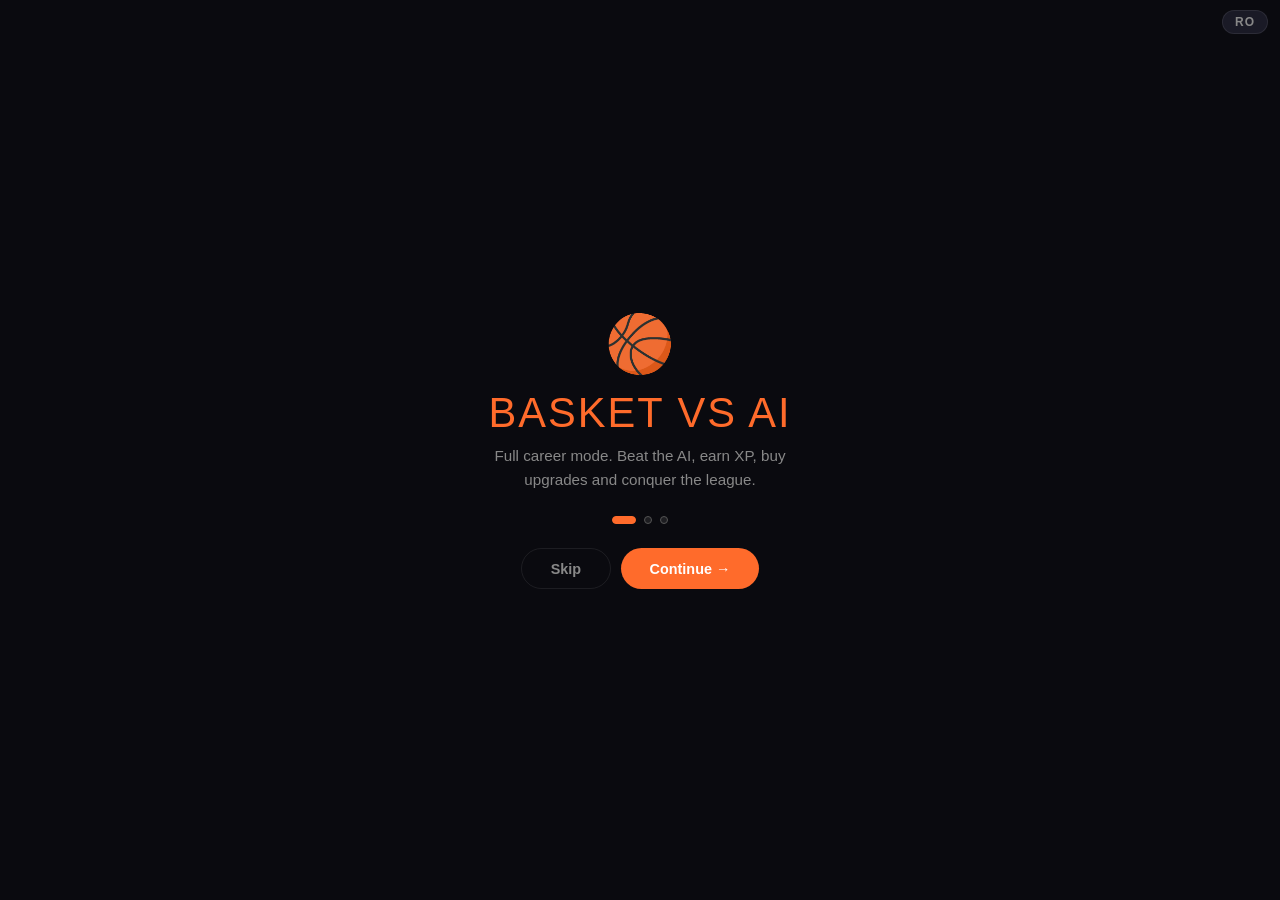
<file: index.html>
<!DOCTYPE html>
<html lang="en">
<head>
<meta charset="UTF-8">
<meta name="viewport" content="width=device-width, initial-scale=1.0, maximum-scale=1.0, user-scalable=no">
<meta name="theme-color" content="#0a0a0f">
<title>🏀 Basket vs AI — Career 3.0</title>
<style>
:root {
  --bg:#0a0a0f; --bg2:#12121a; --bg3:#1a1a26;
  --accent:#ff6b2b; --accent2:#ffb347; --gold:#ffd700;
  --green:#22c55e; --blue:#3b82f6;
  --text:#f0f0f0; --text2:#888; --text3:#555;
  --border:rgba(255,255,255,0.08); --radius:12px;
  --fd:'Bebas Neue',sans-serif; --fb:'DM Sans',sans-serif;
}
*{box-sizing:border-box;margin:0;padding:0;-webkit-tap-highlight-color:transparent}
html,body{width:100%;height:100%;overflow:hidden;background:var(--bg);color:var(--text);font-family:var(--fb)}
.screen{position:fixed;inset:0;display:flex;flex-direction:column;align-items:center;justify-content:center;opacity:0;pointer-events:none;transition:opacity .3s;overflow:hidden}
.screen.active{opacity:1;pointer-events:all}
/* LANG TOGGLE */
#lang-btn{position:fixed;top:10px;right:12px;z-index:300;background:var(--bg3);border:1px solid var(--border);color:var(--text2);padding:4px 12px;border-radius:20px;font-size:0.75rem;font-weight:700;cursor:pointer;font-family:var(--fb);letter-spacing:1px;transition:all .2s}
#lang-btn:hover{border-color:var(--accent);color:var(--accent)}
/* ONBOARD */
#screen-onboard{background:var(--bg)}
.ob-wrap{width:100%;max-width:420px;padding:2rem}
.ob-step{display:none;text-align:center;animation:fadeUp .4s ease}
.ob-step.active{display:block}
@keyframes fadeUp{from{opacity:0;transform:translateY(20px)}to{opacity:1;transform:translateY(0)}}
.ob-icon{font-size:3.5rem;margin-bottom:.75rem;display:block}
.ob-title{font-family:var(--fd);font-size:2.6rem;color:var(--accent);letter-spacing:2px;margin-bottom:.4rem}
.ob-sub{font-size:.95rem;color:var(--text2);line-height:1.6;margin-bottom:1.5rem}
.ob-dots{display:flex;gap:8px;justify-content:center;margin-bottom:1.5rem}
.ob-dot{width:8px;height:8px;border-radius:50%;background:var(--border);border:1px solid var(--text3);transition:all .3s}
.ob-dot.active{background:var(--accent);border-color:var(--accent);width:24px;border-radius:4px}
.btn{display:inline-flex;align-items:center;gap:8px;padding:.7rem 1.8rem;border-radius:50px;font-family:var(--fb);font-weight:700;font-size:.9rem;cursor:pointer;border:none;transition:all .2s}
.btn-p{background:var(--accent);color:#fff}
.btn-p:hover{background:#ff8050;transform:scale(1.03)}
.btn-s{background:transparent;color:var(--text2);border:1px solid var(--border)}
.btn-s:hover{border-color:var(--text3);color:var(--text)}
/* MENU */
#screen-menu{background:var(--bg)}
.menu-wrap{width:100%;max-width:420px;padding:2rem}
.menu-logo{font-family:var(--fd);font-size:3.2rem;color:var(--accent);letter-spacing:3px;text-align:center;margin-bottom:.2rem}
.menu-sub{text-align:center;font-size:.75rem;color:var(--text2);letter-spacing:3px;text-transform:uppercase;margin-bottom:1.5rem}
.player-card{background:var(--bg3);border:1px solid var(--border);border-radius:var(--radius);padding:.9rem 1.1rem;margin-bottom:1.2rem;display:flex;align-items:center;gap:12px}
.avatar{width:44px;height:44px;border-radius:50%;background:var(--accent);display:flex;align-items:center;justify-content:center;font-size:1.3rem;flex-shrink:0}
.player-info{flex:1}
.player-name{font-weight:700;font-size:.95rem}
.player-meta{font-size:.75rem;color:var(--text2)}
.xp-bar{height:4px;background:var(--bg);border-radius:2px;margin-top:5px;overflow:hidden}
.xp-fill{height:100%;background:linear-gradient(90deg,var(--accent),var(--accent2));border-radius:2px;transition:width .5s ease}
.menu-actions{display:flex;flex-direction:column;gap:9px}
.mbtn{width:100%;padding:.85rem 1.4rem;border-radius:var(--radius);font-family:var(--fb);font-size:.95rem;font-weight:600;cursor:pointer;border:none;display:flex;align-items:center;gap:10px;transition:all .2s}
.mbtn-main{background:var(--accent);color:#fff;font-size:1.05rem}
.mbtn-main:hover{background:#ff8050}
.mbtn-sec{background:var(--bg3);color:var(--text);border:1px solid var(--border)}
.mbtn-sec:hover{border-color:var(--accent);color:var(--accent)}
/* MODAL */
.modal-overlay{position:fixed;inset:0;background:rgba(0,0,0,.8);backdrop-filter:blur(4px);display:flex;align-items:center;justify-content:center;z-index:100;opacity:0;pointer-events:none;transition:opacity .3s;padding:1rem}
.modal-overlay.open{opacity:1;pointer-events:all}
.modal{background:var(--bg2);border:1px solid var(--border);border-radius:16px;padding:1.4rem;width:100%;max-width:360px;max-height:90vh;overflow-y:auto}
.modal-title{font-family:var(--fd);font-size:1.7rem;color:var(--accent);letter-spacing:1px;margin-bottom:1.3rem}
.srow{display:flex;align-items:center;justify-content:space-between;margin-bottom:.9rem;flex-wrap:wrap;gap:6px}
.slabel{font-size:.85rem;color:var(--text2);min-width:80px}
.pill-group{display:flex;gap:3px;flex-wrap:wrap}
.pill{padding:4px 10px;border-radius:20px;font-size:.75rem;font-weight:600;cursor:pointer;border:1px solid var(--border);background:transparent;color:var(--text2);transition:all .15s}
.pill.active{background:var(--accent);color:#fff;border-color:var(--accent)}
.modal-close{width:100%;margin-top:.8rem;padding:.7rem;background:var(--bg3);color:var(--text2);border:1px solid var(--border);border-radius:var(--radius);font-size:.9rem;cursor:pointer;font-family:var(--fb)}
.modal-close:hover{color:var(--text)}
/* GAME */
#screen-game{background:var(--bg);justify-content:flex-start}
.game-hud{width:100%;max-width:480px;display:flex;align-items:center;justify-content:space-between;padding:.65rem 1rem;flex-shrink:0}
.hud-score{text-align:center}
.hud-sv{font-family:var(--fd);font-size:2.2rem;color:var(--text);letter-spacing:1px;line-height:1}
.hud-sl{font-size:.65rem;color:var(--text2);text-transform:uppercase;letter-spacing:1px}
.hud-tv{font-family:var(--fd);font-size:1.7rem;color:var(--accent2);letter-spacing:1px}
.hud-tl{font-size:.6rem;color:var(--text3);text-transform:uppercase}
.combo-badge{background:var(--accent);color:#fff;padding:2px 8px;border-radius:20px;font-size:.75rem;font-weight:700;transition:all .3s;min-width:54px;text-align:center}
.combo-badge.hidden{opacity:0}
.gcw{flex:1;width:100%;max-width:480px;position:relative;display:flex;align-items:center;justify-content:center;min-height:0}
#gameCanvas{width:100%;height:100%;touch-action:none}
.game-controls{width:100%;max-width:480px;padding:.4rem 1rem .65rem;display:flex;align-items:center;justify-content:space-between;flex-shrink:0}
.shoot-btn{width:68px;height:68px;border-radius:50%;background:var(--accent);border:none;color:#fff;font-size:.75rem;font-weight:700;cursor:pointer;letter-spacing:1px;font-family:var(--fb);transition:all .15s;box-shadow:0 0 18px rgba(255,107,43,.4);position:relative;overflow:hidden}
.shoot-btn::after{content:'';position:absolute;inset:0;background:#fff;opacity:0;border-radius:50%;transition:opacity .1s}
.shoot-btn:active::after{opacity:.2}
.power-bar{width:11px;height:75px;background:var(--bg3);border-radius:6px;overflow:hidden;position:relative;border:1px solid var(--border)}
.power-fill{position:absolute;bottom:0;width:100%;border-radius:4px;transition:background .1s}
.aim-bar{flex:1;display:flex;flex-direction:column;align-items:center;gap:4px;padding:0 .9rem}
.aim-indicator{width:100%;height:8px;background:var(--bg3);border-radius:4px;border:1px solid var(--border);position:relative;overflow:visible}
.aim-cursor{position:absolute;top:50%;transform:translate(-50%,-50%);width:13px;height:13px;border-radius:50%;background:var(--accent);transition:left .05s;box-shadow:0 0 7px var(--accent)}
.aim-label{font-size:.65rem;color:var(--text3)}
.ctrl-btns{display:flex;gap:7px}
.ctrl-btn{width:38px;height:38px;border-radius:9px;background:var(--bg3);border:1px solid var(--border);color:var(--text2);font-size:.95rem;cursor:pointer;display:flex;align-items:center;justify-content:center;transition:all .15s}
.ctrl-btn:hover{border-color:var(--text2);color:var(--text)}
.float-text{position:absolute;font-family:var(--fd);font-size:1.3rem;letter-spacing:2px;pointer-events:none;animation:floatUp 1s ease forwards}
@keyframes floatUp{0%{opacity:1;transform:translateY(0) scale(1)}100%{opacity:0;transform:translateY(-55px) scale(1.3)}}
/* GAMEOVER */
#screen-gameover{background:rgba(10,10,15,.97)}
.go-wrap{width:100%;max-width:400px;padding:1.8rem;text-align:center}
.go-title{font-family:var(--fd);font-size:3.2rem;color:var(--accent);letter-spacing:4px}
.go-score{font-family:var(--fd);font-size:4.5rem;color:var(--text);line-height:1;margin:.4rem 0}
.go-label{font-size:.75rem;color:var(--text2);text-transform:uppercase;letter-spacing:2px;margin-bottom:1.2rem}
.go-stats{display:grid;grid-template-columns:1fr 1fr;gap:7px;margin-bottom:1.2rem}
.stat-card{background:var(--bg3);border:1px solid var(--border);border-radius:var(--radius);padding:.65rem}
.stat-val{font-family:var(--fd);font-size:1.7rem;color:var(--accent2)}
.stat-label{font-size:.65rem;color:var(--text2)}
.rewards-row{display:flex;gap:7px;margin-bottom:1.2rem}
.reward-item{flex:1;background:var(--bg3);border:1px solid var(--border);border-radius:var(--radius);padding:.65rem;text-align:center}
.reward-val{font-weight:700;font-size:.95rem;color:var(--accent2)}
.reward-label{font-size:.65rem;color:var(--text2)}
.go-btns{display:flex;gap:9px}
.go-btns .btn{flex:1;justify-content:center;font-size:.9rem}
/* CAREER */
#screen-career{background:var(--bg);overflow-y:auto;justify-content:flex-start;padding:.9rem}
.career-wrap{width:100%;max-width:480px;padding-bottom:2rem}
.career-header{display:flex;align-items:center;gap:11px;margin-bottom:1.2rem}
.back-btn{width:34px;height:34px;border-radius:50%;background:var(--bg3);border:1px solid var(--border);color:var(--text2);cursor:pointer;display:flex;align-items:center;justify-content:center;font-size:1rem;flex-shrink:0}
.career-title{font-family:var(--fd);font-size:1.9rem;color:var(--accent);letter-spacing:2px}
.sec-label{font-size:.65rem;color:var(--text3);text-transform:uppercase;letter-spacing:2px;margin-bottom:9px}
.career-tabs{display:flex;gap:3px;background:var(--bg3);border-radius:10px;padding:3px;margin-bottom:1.2rem;flex-wrap:wrap}
.ctab{flex:1;min-width:60px;padding:.45rem .3rem;border-radius:7px;font-size:.72rem;font-weight:600;cursor:pointer;border:none;background:transparent;color:var(--text2);transition:all .2s;text-align:center;white-space:nowrap}
.ctab.active{background:var(--accent);color:#fff}
.cpanel{display:none}
.cpanel.active{display:block}
.stats-grid{display:grid;grid-template-columns:1fr 1fr;gap:7px;margin-bottom:1.2rem}
.stats-card{background:var(--bg3);border:1px solid var(--border);border-radius:var(--radius);padding:.9rem}
.stats-val{font-family:var(--fd);font-size:1.9rem;color:var(--accent2)}
.stats-label{font-size:.7rem;color:var(--text2)}
.upgrade-item{background:var(--bg3);border:1px solid var(--border);border-radius:var(--radius);padding:.9rem;margin-bottom:7px;display:flex;align-items:center;gap:11px}
.up-icon{font-size:1.4rem;width:36px;text-align:center}
.up-info{flex:1}
.up-name{font-weight:600;font-size:.85rem}
.up-desc{font-size:.7rem;color:var(--text2)}
.up-level{display:flex;gap:3px;margin-top:4px}
.ldot{width:7px;height:7px;border-radius:50%;background:var(--border);border:1px solid var(--text3)}
.ldot.filled{background:var(--accent);border-color:var(--accent)}
.up-btn{padding:5px 12px;border-radius:7px;border:1px solid var(--accent);background:transparent;color:var(--accent);font-size:.75rem;font-weight:600;cursor:pointer;transition:all .15s;white-space:nowrap}
.up-btn:hover{background:var(--accent);color:#fff}
.up-btn:disabled{border-color:var(--border);color:var(--text3);cursor:not-allowed}
.lb-row{display:flex;align-items:center;gap:9px;padding:.65rem;background:var(--bg3);border:1px solid var(--border);border-radius:var(--radius);margin-bottom:5px}
.lb-rank{font-family:var(--fd);font-size:1.1rem;width:22px;color:var(--text2)}
.lb-name{flex:1;font-weight:500;font-size:.85rem}
.lb-score{font-family:var(--fd);font-size:1rem;color:var(--accent2)}
.lb-highlight{border-color:var(--accent);background:rgba(255,107,43,.08)}
.season-card{background:var(--bg3);border:1px solid var(--border);border-radius:var(--radius);padding:.9rem;margin-bottom:7px}
.season-title{font-weight:700;font-size:.85rem;margin-bottom:4px}
.season-bar{height:5px;background:var(--bg);border-radius:3px;overflow:hidden;margin:7px 0}
.season-fill{height:100%;background:linear-gradient(90deg,var(--blue),var(--accent));border-radius:3px;transition:width .5s}
.season-meta{font-size:.7rem;color:var(--text2);display:flex;justify-content:space-between}
.ach-item{display:flex;align-items:center;gap:11px;padding:.65rem;background:var(--bg3);border:1px solid var(--border);border-radius:var(--radius);margin-bottom:5px}
.ach-icon{font-size:1.3rem;width:36px;text-align:center;opacity:.4}
.ach-icon.unlocked{opacity:1}
.ach-info{flex:1}
.ach-name{font-weight:600;font-size:.8rem}
.ach-desc{font-size:.7rem;color:var(--text2)}
.ach-badge{font-size:.65rem;padding:2px 7px;border-radius:20px;background:var(--bg);color:var(--text3);border:1px solid var(--border)}
.ach-badge.unlocked{background:rgba(34,197,94,.15);color:var(--green);border-color:var(--green)}
/* Tournament/League/Challenges */
.bracket-round{background:var(--bg3);border:1px solid var(--border);border-radius:var(--radius);padding:.65rem .9rem;display:flex;align-items:center;gap:9px;margin-bottom:7px}
.bracket-round.active{border-color:var(--accent)}
.bracket-round.done{opacity:.6}
.bracket-round.locked{opacity:.35;pointer-events:none}
.bracket-label{flex:1;font-size:.82rem;font-weight:600}
.bracket-vs{font-size:.7rem;color:var(--text2)}
.bracket-result{font-family:var(--fd);font-size:1rem}
.bracket-result.win{color:var(--green)}
.bracket-result.loss{color:var(--accent)}
.league-row{display:flex;align-items:center;gap:7px;padding:.55rem .7rem;background:var(--bg3);border:1px solid var(--border);border-radius:8px;margin-bottom:4px;font-size:.82rem}
.league-row.player-row{border-color:var(--accent);background:rgba(255,107,43,.08)}
.league-pos{font-family:var(--fd);font-size:.95rem;width:18px;color:var(--text2);text-align:center}
.league-name{flex:1;font-weight:500}
.league-stat{color:var(--text2);font-size:.75rem;min-width:26px;text-align:center}
.league-pts{font-family:var(--fd);font-size:.95rem;color:var(--accent2);min-width:26px;text-align:right}
.chall-item{background:var(--bg3);border:1px solid var(--border);border-radius:var(--radius);padding:.7rem .9rem;margin-bottom:7px}
.chall-header{display:flex;align-items:center;gap:9px;margin-bottom:5px}
.chall-icon{font-size:1.1rem}
.chall-name{flex:1;font-weight:600;font-size:.85rem}
.chall-rew{font-size:.75rem;color:var(--accent2);font-weight:600}
.chall-desc{font-size:.7rem;color:var(--text2);margin-bottom:5px}
.chall-bar{height:4px;background:var(--bg);border-radius:3px;overflow:hidden}
.chall-fill{height:100%;border-radius:3px;background:linear-gradient(90deg,var(--blue),var(--accent));transition:width .4s}
.chall-prog{font-size:.65rem;color:var(--text3);margin-top:3px}
.chall-item.done{border-color:var(--green)}
.chall-item.done .chall-fill{background:var(--green)}
/* Wind/Toast/LevelUp */
.wind-badge{background:rgba(59,130,246,.2);border:1px solid rgba(59,130,246,.3);color:var(--blue);padding:3px 9px;border-radius:20px;font-size:.7rem;font-weight:600}
.toast{position:fixed;top:1rem;left:50%;transform:translateX(-50%) translateY(-100px);background:var(--bg2);border:1px solid var(--border);border-radius:50px;padding:.55rem 1.1rem;font-size:.8rem;font-weight:600;z-index:999;transition:transform .3s cubic-bezier(.34,1.56,.64,1);white-space:nowrap}
.toast.show{transform:translateX(-50%) translateY(0)}
.toast.success{border-color:var(--green);color:var(--green)}
.toast.info{border-color:var(--accent);color:var(--accent)}
@keyframes scoreFlash{0%{background:rgba(59,130,246,.3)}100%{background:transparent}}
.ai-scored{animation:scoreFlash .5s ease}
.aim-touch-btns{display:none;gap:7px}
.aim-touch-btn{width:48px;height:48px;border-radius:11px;background:var(--bg3);border:1px solid var(--border);color:var(--text);font-size:1.3rem;cursor:pointer;display:flex;align-items:center;justify-content:center;user-select:none;-webkit-user-select:none;transition:background .1s}
.aim-touch-btn:active{background:var(--accent);border-color:var(--accent)}
@media(max-width:420px){
  .game-hud{padding:.45rem .7rem}
  .hud-sv{font-size:2rem}
  .game-controls{padding:.35rem .7rem .55rem}
  .aim-label{display:none}
  .aim-touch-btns{display:flex}
}
@media(max-height:680px){.hud-sv{font-size:1.8rem}.shoot-btn{width:58px;height:58px}.power-bar{height:62px}}
@media(max-height:560px){.shoot-btn{width:50px;height:50px;font-size:.65rem}.ctrl-btn{width:32px;height:32px}}
.lup-overlay{position:fixed;inset:0;background:rgba(255,107,43,.15);z-index:200;display:flex;align-items:center;justify-content:center;animation:lupPulse .8s ease forwards;pointer-events:none}
@keyframes lupPulse{0%{opacity:0}30%{opacity:1}100%{opacity:0}}
.lup-text{font-family:var(--fd);font-size:3.5rem;color:var(--accent);letter-spacing:4px;text-align:center;animation:lupScale .8s ease forwards}
@keyframes lupScale{0%{transform:scale(.5);opacity:0}40%{transform:scale(1.1);opacity:1}70%{transform:scale(1);opacity:1}100%{transform:scale(1.2);opacity:0}}
</style>
</head>
<body>

<!-- LANG BUTTON -->
<button id="lang-btn">EN</button>

<!-- ONBOARDING -->
<div id="screen-onboard" class="screen active">
  <div class="ob-wrap">
    <div class="ob-step active" id="ob-step-1">
      <span class="ob-icon">🏀</span>
      <div class="ob-title">BASKET VS AI</div>
      <div class="ob-sub" data-i18n="ob1sub">Full career mode. Beat the AI, earn XP, buy upgrades and conquer the league.</div>
    </div>
    <div class="ob-step" id="ob-step-2">
      <span class="ob-icon">🎯</span>
      <div class="ob-title" data-i18n="ob2title">HOW TO PLAY</div>
      <div class="ob-sub" data-i18n="ob2sub"><strong>Desktop:</strong> Hold Space or click for power. A/D to aim.<br><br><strong>Mobile:</strong> Hold SHOOT button. Release in the yellow zone for a perfect shot.</div>
    </div>
    <div class="ob-step" id="ob-step-3">
      <span class="ob-icon">🏆</span>
      <div class="ob-title" data-i18n="ob3title">CAREER MODE</div>
      <div class="ob-sub" data-i18n="ob3sub">Win matches for XP and cash. Buy upgrades. Unlock playoff after stage 10 with 250+ fans.</div>
    </div>
    <div class="ob-dots">
      <div class="ob-dot active"></div><div class="ob-dot"></div><div class="ob-dot"></div>
    </div>
    <div style="display:flex;gap:10px;justify-content:center">
      <button class="btn btn-s" id="ob-skip" data-i18n="ob_skip">Skip</button>
      <button class="btn btn-p" id="ob-next" data-i18n="ob_next">Continue →</button>
    </div>
  </div>
</div>

<!-- MENU -->
<div id="screen-menu" class="screen">
  <div class="menu-wrap">
    <div class="menu-logo">BASKET</div>
    <div class="menu-sub">vs AI · Career 3.0</div>
    <div class="player-card">
      <div class="avatar">🏀</div>
      <div class="player-info">
        <div class="player-name" id="menu-pname">Rookie</div>
        <div class="player-meta" id="menu-pmeta">Level 1 · 0/100 XP</div>
        <div class="xp-bar"><div class="xp-fill" id="menu-xpbar" style="width:0%"></div></div>
      </div>
      <div style="text-align:right">
        <div style="font-size:.75rem;color:var(--text2)">💰 <span id="menu-cash">0</span></div>
        <div style="font-size:.75rem;color:var(--text2)">👥 <span id="menu-fans">0</span></div>
      </div>
    </div>
    <div class="menu-actions">
      <button class="mbtn mbtn-main" id="btn-play"><span>▶</span> <span data-i18n="menu_play">Play match</span></button>
      <button class="mbtn mbtn-sec" id="btn-career"><span>📊</span> <span data-i18n="menu_career">Career & stats</span></button>
      <button class="mbtn mbtn-sec" id="btn-settings"><span>⚙️</span> <span data-i18n="menu_settings">Match settings</span></button>
      <button class="mbtn mbtn-sec" id="btn-reset" style="color:var(--text3);font-size:.82rem"><span>🗑</span> <span data-i18n="menu_reset">Reset career</span></button>
    </div>
  </div>
</div>

<!-- SETTINGS MODAL -->
<div class="modal-overlay" id="modal-settings">
  <div class="modal">
    <div class="modal-title" data-i18n="set_title">MATCH SETTINGS</div>
    <div class="srow"><span class="slabel" data-i18n="set_oponent">Opponent</span>
      <div class="pill-group">
        <button class="pill active" data-group="oponent" data-val="ai">AI</button>
        <button class="pill" data-group="oponent" data-val="p2">P2</button>
      </div>
    </div>
    <div class="srow"><span class="slabel" data-i18n="set_mode">Mode</span>
      <div class="pill-group">
        <button class="pill active" data-group="mode" data-val="classic">Classic</button>
        <button class="pill" data-group="mode" data-val="blitz">Blitz</button>
        <button class="pill" data-group="mode" data-val="moving">Moving</button>
        <button class="pill" data-group="mode" data-val="chaos">Chaos</button>
      </div>
    </div>
    <div class="srow"><span class="slabel" data-i18n="set_diff">Difficulty</span>
      <div class="pill-group">
        <button class="pill" data-group="diff" data-val="easy">Easy</button>
        <button class="pill active" data-group="diff" data-val="normal">Normal</button>
        <button class="pill" data-group="diff" data-val="hard">Hard</button>
        <button class="pill" data-group="diff" data-val="pro">Pro</button>
      </div>
    </div>
    <div class="srow"><span class="slabel" data-i18n="set_time">Time (s)</span>
      <div class="pill-group">
        <button class="pill" data-group="time" data-val="30">30</button>
        <button class="pill active" data-group="time" data-val="60">60</button>
        <button class="pill" data-group="time" data-val="90">90</button>
      </div>
    </div>
    <div class="srow"><span class="slabel" data-i18n="set_sound">Sound</span>
      <div class="pill-group">
        <button class="pill active" data-group="sound" data-val="on">On</button>
        <button class="pill" data-group="sound" data-val="off">Off</button>
      </div>
    </div>
    <button class="modal-close" id="settings-close" data-i18n="set_done">✓ Done</button>
  </div>
</div>

<!-- GAME SCREEN -->
<div id="screen-game" class="screen">
  <div class="game-hud">
    <div class="hud-score">
      <div class="hud-sv" id="hud-p1">0</div>
      <div class="hud-sl" data-i18n="hud_you">YOU</div>
    </div>
    <div style="display:flex;flex-direction:column;align-items:center;gap:3px">
      <div><div class="hud-tv" id="hud-timer">60</div><div class="hud-tl" data-i18n="hud_sec">SEC</div></div>
      <div class="combo-badge hidden" id="combo-badge">x1</div>
    </div>
    <div class="hud-score">
      <div class="hud-sv" id="hud-p2">0</div>
      <div class="hud-sl" id="hud-p2label">AI</div>
    </div>
  </div>
  <div class="gcw"><canvas id="gameCanvas"></canvas></div>
  <div class="game-controls">
    <div class="power-bar"><div class="power-fill" id="power-fill" style="height:0%;background:var(--green)"></div></div>
    <div class="aim-bar">
      <div style="display:flex;gap:7px;align-items:center;margin-bottom:3px">
        <span id="wind-display" class="wind-badge" style="display:none"></span>
        <span style="font-size:.65rem;color:var(--text3)" id="mode-label">CLASSIC · NORMAL</span>
      </div>
      <div class="aim-indicator"><div class="aim-cursor" id="aim-cursor" style="left:50%"></div></div>
      <div class="aim-label" data-i18n="aim_hint">A / D or ← / → to aim</div>
      <div class="aim-touch-btns" id="aim-touch-btns">
        <button class="aim-touch-btn" id="aim-left-btn">◀</button>
        <button class="aim-touch-btn" id="aim-right-btn">▶</button>
      </div>
    </div>
    <div style="display:flex;flex-direction:column;align-items:center;gap:7px">
      <div class="ctrl-btns">
        <button class="ctrl-btn" id="btn-pause">⏸</button>
        <button class="ctrl-btn" id="btn-fullscreen">⛶</button>
      </div>
      <button class="shoot-btn" id="shoot-btn">SHOOT</button>
    </div>
  </div>
</div>

<!-- GAME OVER -->
<div id="screen-gameover" class="screen">
  <div class="go-wrap">
    <div class="go-title" id="go-title">GAME OVER</div>
    <div class="go-score" id="go-score">0–0</div>
    <div class="go-label" id="go-label">Final score</div>
    <div class="go-stats">
      <div class="stat-card"><div class="stat-val" id="go-acc">0%</div><div class="stat-label" data-i18n="go_acc">Accuracy</div></div>
      <div class="stat-card"><div class="stat-val" id="go-combo">0</div><div class="stat-label" data-i18n="go_combo">Best Combo</div></div>
      <div class="stat-card"><div class="stat-val" id="go-perfect">0</div><div class="stat-label" data-i18n="go_perfect">Perfect Shots</div></div>
      <div class="stat-card"><div class="stat-val" id="go-shots">0</div><div class="stat-label" data-i18n="go_shots">Total Shots</div></div>
    </div>
    <div class="rewards-row">
      <div class="reward-item"><div class="reward-val" id="go-xp">+0 XP</div><div class="reward-label" data-i18n="go_xp">Experience</div></div>
      <div class="reward-item"><div class="reward-val" id="go-cash">+$0</div><div class="reward-label" data-i18n="go_cash">Cash</div></div>
      <div class="reward-item"><div class="reward-val" id="go-fans">+0</div><div class="reward-label" data-i18n="go_fans">Fans</div></div>
    </div>
    <div class="go-btns">
      <button class="btn btn-s" id="go-menu" data-i18n="go_menu">Menu</button>
      <button class="btn btn-p" id="go-replay" data-i18n="go_replay">Play again ↺</button>
    </div>
  </div>
</div>

<!-- CAREER -->
<div id="screen-career" class="screen">
  <div class="career-wrap">
    <div class="career-header">
      <button class="back-btn" id="career-back">←</button>
      <div class="career-title" data-i18n="car_title">CAREER</div>
    </div>
    <div class="career-tabs">
      <button class="ctab active" data-tab="stats" data-i18n="tab_stats">Stats</button>
      <button class="ctab" data-tab="upgrades" data-i18n="tab_shop">Shop</button>
      <button class="ctab" data-tab="leaderboard" data-i18n="tab_top">Top</button>
      <button class="ctab" data-tab="achievements" data-i18n="tab_trofee">Trophies</button>
      <button class="ctab" data-tab="season" data-i18n="tab_season">Season</button>
      <button class="ctab" data-tab="turneu">🏆 <span data-i18n="tab_tour">Tournament</span></button>
      <button class="ctab" data-tab="liga">🥇 <span data-i18n="tab_league">League</span></button>
      <button class="ctab" data-tab="provocari">⚡ <span data-i18n="tab_chall">Challenges</span></button>
    </div>

    <div class="cpanel active" id="tab-stats">
      <div class="sec-label" data-i18n="stats_season_label">Season 1 · Stage <span id="career-etapa">1</span>/10</div>
      <div class="stats-grid">
        <div class="stats-card"><div class="stats-val" id="cs-games">0</div><div class="stats-label" data-i18n="s_games">Matches</div></div>
        <div class="stats-card"><div class="stats-val" id="cs-wins">0</div><div class="stats-label" data-i18n="s_wins">Wins</div></div>
        <div class="stats-card"><div class="stats-val" id="cs-baskets">0</div><div class="stats-label" data-i18n="s_baskets">Total baskets</div></div>
        <div class="stats-card"><div class="stats-val" id="cs-wr">0%</div><div class="stats-label" data-i18n="s_wr">Win rate</div></div>
        <div class="stats-card"><div class="stats-val" id="cs-best">0</div><div class="stats-label" data-i18n="s_best">Best score</div></div>
        <div class="stats-card"><div class="stats-val" id="cs-streak">0</div><div class="stats-label" data-i18n="s_streak">Best streak</div></div>
        <div class="stats-card"><div class="stats-val" id="cs-perfect">0</div><div class="stats-label" data-i18n="s_perfect">Perfect shots</div></div>
        <div class="stats-card"><div class="stats-val" id="cs-combo">0</div><div class="stats-label" data-i18n="s_combo">Best combo</div></div>
      </div>
      <div class="sec-label" data-i18n="s_resources">Resources</div>
      <div style="display:flex;gap:7px;margin-bottom:1.2rem">
        <div class="stats-card" style="flex:1"><div class="stats-val" id="cs-cash">$0</div><div class="stats-label" data-i18n="s_cash">Cash</div></div>
        <div class="stats-card" style="flex:1"><div class="stats-val" id="cs-fans">0</div><div class="stats-label" data-i18n="s_fans">Fans</div></div>
        <div class="stats-card" style="flex:1"><div class="stats-val" id="cs-energy">100</div><div class="stats-label" data-i18n="s_energy">Energy</div></div>
      </div>
    </div>

    <div class="cpanel" id="tab-upgrades">
      <div class="sec-label"><span data-i18n="up_avail">Available upgrades</span> · <span id="up-cash-disp">$0</span></div>
      <div id="upgrades-list"></div>
    </div>

    <div class="cpanel" id="tab-leaderboard">
      <div class="sec-label" data-i18n="lb_title">Local leaderboard</div>
      <div id="lb-list"></div>
      <div style="margin-top:11px;font-size:.7rem;color:var(--text3)" data-i18n="lb_note">📌 Your score is highlighted</div>
    </div>

    <div class="cpanel" id="tab-achievements">
      <div class="sec-label" data-i18n="ach_title">Achievements</div>
      <div id="ach-list"></div>
    </div>

    <div class="cpanel" id="tab-season">
      <div class="sec-label" data-i18n="sea_title">Season progress</div>
      <div id="season-list"></div>
    </div>

    <div class="cpanel" id="tab-turneu">
      <div class="sec-label" data-i18n="tur_title">Current tournament</div>
      <div id="turneu-list"></div>
    </div>

    <div class="cpanel" id="tab-liga">
      <div class="sec-label"><span data-i18n="lig_title">League standings</span> · <span data-i18n="lig_season">Season</span> <span id="liga-sezon">1</span></div>
      <div style="display:flex;gap:4px;font-size:.65rem;color:var(--text3);padding:0 .7rem 5px;letter-spacing:1px">
        <span style="width:18px">#</span><span style="flex:1" data-i18n="lig_player">Player</span>
        <span style="min-width:26px;text-align:center">W</span>
        <span style="min-width:26px;text-align:center">L</span>
        <span style="min-width:26px;text-align:right" data-i18n="lig_pts">Pts</span>
      </div>
      <div id="liga-list"></div>
    </div>

    <div class="cpanel" id="tab-provocari">
      <div class="sec-label" data-i18n="ch_title">Daily &amp; weekly challenges</div>
      <div id="provocari-list"></div>
    </div>
  </div>
</div>

<div class="toast" id="toast"></div>

<script>
// ============================================================
// i18n
// ============================================================
const STRINGS = {
  en: {
    ob1sub:'Full career mode. Beat the AI, earn XP, buy upgrades and conquer the league.',
    ob2title:'HOW TO PLAY',ob2sub:'<strong>Desktop:</strong> Hold Space or click for power. A/D to aim.<br><br><strong>Mobile:</strong> Hold SHOOT. Release in the yellow zone for a perfect shot.',
    ob3title:'CAREER MODE',ob3sub:'Win matches for XP and cash. Buy upgrades from the shop. Unlock playoff after stage 10 with 250+ fans.',
    ob_skip:'Skip',ob_next:'Continue →',ob_next_last:'Play! 🏀',
    menu_play:'Play match',menu_career:'Career & stats',menu_settings:'Match settings',menu_reset:'Reset career',
    set_title:'MATCH SETTINGS',set_oponent:'Opponent',set_mode:'Mode',set_diff:'Difficulty',set_time:'Time (s)',set_sound:'Sound',set_done:'✓ Done',
    hud_you:'YOU',hud_sec:'SEC',aim_hint:'A / D or ← / → to aim',
    go_acc:'Accuracy',go_combo:'Best Combo',go_perfect:'Perfect Shots',go_shots:'Total Shots',go_xp:'Experience',go_cash:'Cash',go_fans:'Fans',
    go_menu:'Menu',go_replay:'Play again ↺',go_win:'🏆 VICTORY!',go_loss:'😤 DEFEAT',go_win_label:'You won the match!',go_loss_label:'Match lost',
    car_title:'CAREER',tab_stats:'Stats',tab_shop:'Shop',tab_top:'Top',tab_trofee:'Trophies',tab_season:'Season',tab_tour:'Tournament',tab_league:'League',tab_chall:'Challenges',
    stats_season_label:'Season 1 · Stage',
    s_games:'Matches',s_wins:'Wins',s_baskets:'Total baskets',s_wr:'Win rate',s_best:'Best score',s_streak:'Best streak',s_perfect:'Perfect shots',s_combo:'Best combo',
    s_resources:'Resources',s_cash:'Cash',s_fans:'Fans',s_energy:'Energy',
    up_avail:'Available upgrades',
    lb_title:'Local leaderboard',lb_note:'📌 Your score is highlighted',
    ach_title:'Achievements',ach_locked:'Locked',ach_unlocked:'✓ Unlocked',
    sea_title:'Season progress',
    tur_title:'Current tournament',tur_locked:'🔒 Locked',tur_locked_desc:'Requires 3 wins or 50 fans',tur_play:'Play',tur_done_msg:'Tournament finished',tur_prize:'Prize:',tur_new:'New tournament',
    lig_title:'League standings',lig_season:'Season',lig_player:'Player',lig_pts:'Pts',lig_play:'Play league match',
    ch_title:'Daily & weekly challenges',ch_daily:'Daily',ch_weekly:'Weekly',ch_done:'✓ Completed',
    up_max:'MAX',up_buy:'Buy',up_nocash:'Not enough cash!',up_bought:'Upgrade purchased',
    reset_confirm:'Reset entire career? Cannot be undone.',reset_done:'Career reset',
    career_active:'Active career',
    lvl_label:['Rookie','Amateur','Semi-Pro','Pro','Elite','Star','All-Star','Legend','Hall of Fame','GOAT'],
    level_prefix:'Level',
    tur_rounds:['Qualifiers','Quarter-finals','Semi-finals','Final'],
    tur_oponents:['Rookie Bot','Silver Hawk','Iron Bear','Legend X'],
    chall_defs:[
      {name:'5 baskets today',desc:'Score 5 baskets in a single match'},
      {name:'3 perfect shots',desc:'3 perfect shots in one match'},
      {name:'2 wins in a row',desc:'Win 2 consecutive matches'},
      {name:'50 total baskets',desc:'Score 50 baskets total this week'},
      {name:'Combo x8',desc:'Reach a combo of 8 in one match'},
      {name:'60%+ win rate',desc:'Maintain 60%+ win rate over 10 matches'},
    ],
    chall_rewards:['$50','$80','$100 + 10 fans','$300 + 30 fans','$200 + XP','$500 + 50 fans'],
    chall_types:['Daily','Daily','Daily','Weekly','Weekly','Weekly'],
    perfect_txt:'PERFECT! ✨',score_txt:'+2 🏀',
    wind_left:'← Wind',wind_right:'Wind →',
    combo_label:'🔥',
    playoff_locked:'🔒 Requires stage 10 + 250 fans',
    playoff_unlocked:'✓ Unlocked',
    fans_label:'Fans:',
  },
  ro: {
    ob1sub:'Career mode complet. Luptă contra AI-ului, acumulează XP, cumpără upgrade-uri și cucerește liga.',
    ob2title:'CUM JOCI',ob2sub:'<strong>Desktop:</strong> Ține Space sau click pentru putere. A/D pentru aim.<br><br><strong>Mobil:</strong> Ține apăsat SHOOT. Eliberează în zona galbenă pentru perfect shot.',
    ob3title:'CAREER MODE',ob3sub:'Câștigă meciuri pentru XP și cash. Cumpără upgrade-uri din shop. Deblochează playoff după etapa 10 cu 250+ fani.',
    ob_skip:'Sari peste',ob_next:'Continuă →',ob_next_last:'Joacă! 🏀',
    menu_play:'Joacă meci',menu_career:'Carieră & statistici',menu_settings:'Setări meci',menu_reset:'Reset carieră',
    set_title:'SETĂRI MECI',set_oponent:'Oponent',set_mode:'Mod',set_diff:'Dificultate',set_time:'Timp (s)',set_sound:'Sunet',set_done:'✓ Gata',
    hud_you:'TU',hud_sec:'SEC',aim_hint:'A / D sau ← / → pentru aim',
    go_acc:'Precizie',go_combo:'Best Combo',go_perfect:'Perfect Shots',go_shots:'Total Aruncări',go_xp:'Experiență',go_cash:'Cash',go_fans:'Fani',
    go_menu:'Meniu',go_replay:'Joacă din nou ↺',go_win:'🏆 VICTORIE!',go_loss:'😤 ÎNFRÂNGERE',go_win_label:'Ai câștigat meciul!',go_loss_label:'Meci pierdut',
    car_title:'CARIERĂ',tab_stats:'Stats',tab_shop:'Shop',tab_top:'Top',tab_trofee:'Trofee',tab_season:'Sezon',tab_tour:'Turneu',tab_league:'Ligă',tab_chall:'Provocări',
    stats_season_label:'Sezon 1 · Etapa',
    s_games:'Meciuri',s_wins:'Victorii',s_baskets:'Coșuri totale',s_wr:'Win rate',s_best:'Best score',s_streak:'Best streak',s_perfect:'Perfect shots',s_combo:'Best combo',
    s_resources:'Resurse',s_cash:'Cash',s_fans:'Fani',s_energy:'Energie',
    up_avail:'Upgrade-uri disponibile',
    lb_title:'Leaderboard local',lb_note:'📌 Scorul tău e evidențiat',
    ach_title:'Achievement-uri',ach_locked:'Blocat',ach_unlocked:'✓ Deblocat',
    sea_title:'Progres sezon',
    tur_title:'Turneu curent',tur_locked:'🔒 Blocat',tur_locked_desc:'Necesită 3 victorii sau 50 fani',tur_play:'Joacă',tur_done_msg:'Turneu terminat',tur_prize:'Premiu:',tur_new:'Turneu nou',
    lig_title:'Clasament ligă',lig_season:'Sezon',lig_player:'Jucător',lig_pts:'Pct',lig_play:'Joacă meci de ligă',
    ch_title:'Provocări zilnice & săptămânale',ch_daily:'Zilnice',ch_weekly:'Săptămânale',ch_done:'✓ Completat',
    up_max:'MAX',up_buy:'Cumpără',up_nocast:'Nu ai suficient cash!',up_bought:'Upgrade cumpărat',
    reset_confirm:'Resetezi toată cariera? Nu se poate anula.',reset_done:'Carieră resetată',
    career_active:'Carieră activă',
    lvl_label:['Rookie','Amateur','Semi-Pro','Pro','Elite','Star','All-Star','Legend','Hall of Fame','GOAT'],
    level_prefix:'Nivel',
    tur_rounds:['Calificări','Sferturi','Semifinale','Finală'],
    tur_oponents:['Rookie Bot','Silver Hawk','Iron Bear','Legend X'],
    chall_defs:[
      {name:'5 coșuri azi',desc:'Marchează 5 coșuri într-un singur meci'},
      {name:'3 perfect shots',desc:'3 perfect shots într-un meci'},
      {name:'2 victorii la rând',desc:'Câștigă 2 meciuri consecutive'},
      {name:'50 coșuri total',desc:'Marchează 50 coșuri în total săptămâna aceasta'},
      {name:'Combo x8',desc:'Atinge un combo de 8 într-un meci'},
      {name:'Win rate 60%+',desc:'Menține un win rate de 60%+ pe 10 meciuri'},
    ],
    chall_rewards:['$50','$80','$100 + 10 fani','$300 + 30 fani','$200 + XP','$500 + 50 fani'],
    chall_types:['Zilnic','Zilnic','Zilnic','Săptămânal','Săptămânal','Săptămânal'],
    perfect_txt:'PERFECT! ✨',score_txt:'+2 🏀',
    wind_left:'← Vânt',wind_right:'Vânt →',
    combo_label:'🔥',
    playoff_locked:'🔒 Necesită etapa 10 + 250 fani',
    playoff_unlocked:'✓ Deblocat',
    fans_label:'Fani:',
  }
};

let lang = localStorage.getItem('bva_lang') || 'en';
function t(k){ return STRINGS[lang][k] || STRINGS.en[k] || k; }

function applyLang() {
  document.getElementById('lang-btn').textContent = lang === 'en' ? 'RO' : 'EN';
  document.documentElement.lang = lang;
  document.querySelectorAll('[data-i18n]').forEach(el => {
    const k = el.dataset.i18n;
    const s = t(k);
    if(s) el.innerHTML = s;
  });
  // Dynamic elements
  if(document.getElementById('screen-menu').classList.contains('active')) updateMenuUI();
  if(document.getElementById('screen-career').classList.contains('active')) updateCareerUI();
  if(document.getElementById('screen-onboard').classList.contains('active')) {
    const btnNext = document.getElementById('ob-next');
    btnNext.textContent = obStep === OB_STEPS ? t('ob_next_last') : t('ob_next');
  }
}

document.getElementById('lang-btn').addEventListener('click', () => {
  lang = lang === 'en' ? 'ro' : 'en';
  localStorage.setItem('bva_lang', lang);
  applyLang();
});

// ============================================================
// STATE
// ============================================================
const SAVE_KEY = 'basket_career_v3';
let save = loadSave();

function defaultSave() {
  return {
    firstTime:true, level:1, xp:0, cash:0, fans:0, energy:100, season:1, etapa:1,
    stats:{games:0,wins:0,losses:0,baskets:0,shots:0,perfect:0,bestScore:0,bestStreak:0,bestCombo:0,streak:0},
    upgrades:{power:1,window:1,wind:1,stamina:1},
    leaderboard:[
      {name:'Bot Alpha',score:22},{name:'DrainKing',score:19},
      {name:'ShotClock',score:17},{name:'NetBurner',score:15},{name:'AirBall',score:12}
    ],
    achievements:[],
    turneu:{round:0,results:[],active:false},
    liga:{table:[
      {name:'Slam Dunk FC',w:6,l:1,pts:18},{name:'Iron Nets',w:5,l:2,pts:15},
      {name:'Fast Break',w:4,l:3,pts:12},{name:'Tu / You',w:0,l:0,pts:0,isPlayer:true},
      {name:'Cold Range',w:2,l:5,pts:6},{name:'Air Ballers',w:1,l:6,pts:3},
    ]},
    provocari:{}
  };
}
function loadSave(){ try{const s=localStorage.getItem(SAVE_KEY);return s?JSON.parse(s):defaultSave();}catch(e){return defaultSave();} }
function persist(){ try{localStorage.setItem(SAVE_KEY,JSON.stringify(save));}catch(e){} }

// ============================================================
// XP/LEVEL
// ============================================================
const XP_TABLE=[0,100,250,450,700,1050,1500,2100,2900,4000];
function xpNeeded(lvl){return XP_TABLE[Math.min(lvl,XP_TABLE.length-1)]||lvl*500;}
function levelLabel(lvl){return (t('lvl_label')||[])[Math.min(lvl-1,9)]||'GOAT';}

// ============================================================
// SETTINGS
// ============================================================
let settings={oponent:'ai',mode:'classic',diff:'normal',time:60,sound:'on'};

// ============================================================
// SCREENS
// ============================================================
function showScreen(id){
  document.querySelectorAll('.screen').forEach(s=>s.classList.remove('active'));
  document.getElementById('screen-'+id).classList.add('active');
  if(id==='menu') updateMenuUI();
  if(id==='career') updateCareerUI();
}

// ============================================================
// ONBOARDING
// ============================================================
let obStep=1;
const OB_STEPS=3;
document.getElementById('ob-next').addEventListener('click',()=>{
  if(obStep<OB_STEPS){
    document.getElementById('ob-step-'+obStep).classList.remove('active');
    obStep++;
    document.getElementById('ob-step-'+obStep).classList.add('active');
    document.querySelectorAll('.ob-dot').forEach((d,i)=>d.classList.toggle('active',i+1===obStep));
    document.getElementById('ob-next').textContent=obStep===OB_STEPS?t('ob_next_last'):t('ob_next');
  } else finishOnboard();
});
document.getElementById('ob-skip').addEventListener('click',finishOnboard);
function finishOnboard(){save.firstTime=false;persist();showScreen('menu');}
if(!save.firstTime) showScreen('menu');

// ============================================================
// MENU
// ============================================================
function updateMenuUI(){
  const n=xpNeeded(save.level);
  document.getElementById('menu-pname').textContent=levelLabel(save.level)+' · '+t('level_prefix')+' '+save.level;
  document.getElementById('menu-pmeta').textContent=save.xp+' / '+n+' XP';
  document.getElementById('menu-xpbar').style.width=Math.min(100,(save.xp/n)*100)+'%';
  document.getElementById('menu-cash').textContent='$'+save.cash;
  document.getElementById('menu-fans').textContent=save.fans;
}
document.getElementById('btn-play').addEventListener('click',()=>startGame());
document.getElementById('btn-career').addEventListener('click',()=>showScreen('career'));
document.getElementById('btn-settings').addEventListener('click',()=>document.getElementById('modal-settings').classList.add('open'));
document.getElementById('settings-close').addEventListener('click',()=>document.getElementById('modal-settings').classList.remove('open'));
document.getElementById('btn-reset').addEventListener('click',()=>{
  if(confirm(t('reset_confirm'))){save=defaultSave();persist();updateMenuUI();toast(t('reset_done'),'info');}
});

// ============================================================
// PILLS
// ============================================================
document.querySelectorAll('.pill').forEach(p=>{
  p.addEventListener('click',()=>{
    const g=p.dataset.group,v=p.dataset.val;
    document.querySelectorAll(`.pill[data-group="${g}"]`).forEach(x=>x.classList.remove('active'));
    p.classList.add('active');
    settings[g]=v;
    if(g==='time') settings.time=parseInt(v);
  });
});

// ============================================================
// GAME ENGINE
// ============================================================
const canvas=document.getElementById('gameCanvas');
const ctx=canvas.getContext('2d');
let G=null;
function resizeCanvas(){
  const wrap=canvas.parentElement;
  const W=Math.min(wrap.clientWidth,480);
  const H=wrap.clientHeight;
  canvas.width=W; canvas.height=H;
  if(G) G.resize(W,H);
}
window.addEventListener('resize',resizeCanvas);

class GameState{
  constructor(cfg){
    this.cfg=cfg; this.W=canvas.width; this.H=canvas.height;
    this.score1=0; this.score2=0; this.timeLeft=cfg.time;
    this.running=false; this.paused=false; this.shooting=false;
    this.power=0; this.aim=0;
    this.ball=null; this.inFlight=false;
    this.shots=0; this.misses=0; this.perfects=0;
    this.combo=0; this.bestCombo=0; this.wind=0;
    this.aiTimer=0; this.aiBallAnim=null;
    this.hoopX=this.W/2; this.hoopMoveDir=1;
    this.particles=[]; this.lastTime=0; this.timerAcc=0;
    this.initPositions();
    if(cfg.mode==='chaos') this.wind=(Math.random()-.5)*.4;
  }
  resize(W,H){this.W=W;this.H=H;this.initPositions();}
  initPositions(){
    this.hoopY=this.H*.28; this.hoopRadius=Math.max(22,this.W*.07);
    this.ballStartX=this.W/2; this.ballStartY=this.H*.75;
    this.ballR=Math.max(14,this.W*.045);
    if(!this.ball||!this.inFlight) this.ball={x:this.ballStartX,y:this.ballStartY,vx:0,vy:0};
  }
  start(){
    this.running=true; this.lastTime=performance.now(); this.loop();
    if(this.cfg.oponent==='ai') this.aiTimer=1500+Math.random()*2000;
  }
  loop(){
    if(!this.running) return;
    const now=performance.now(); const dt=Math.min(now-this.lastTime,50); this.lastTime=now;
    if(!this.paused) this.update(dt);
    this.draw();
    requestAnimationFrame(()=>this.loop());
  }
  update(dt){
    this.timerAcc+=dt;
    if(this.timerAcc>=1000){
      this.timerAcc-=1000; this.timeLeft--;
      document.getElementById('hud-timer').textContent=this.timeLeft;
      if(this.timeLeft<=10) document.getElementById('hud-timer').style.color='var(--accent)';
      if(this.timeLeft<=0){this.running=false;endGame(this);return;}
    }
    if(this.cfg.mode==='moving'||this.cfg.mode==='chaos'){
      const spd=this.cfg.mode==='chaos'?1.5:.8;
      this.hoopX+=this.hoopMoveDir*spd;
      if(this.hoopX>this.W-this.hoopRadius*2) this.hoopMoveDir=-1;
      if(this.hoopX<this.hoopRadius*2) this.hoopMoveDir=1;
    }
    if(this.inFlight&&this.ball){
      this.ball.vy+=.35; this.ball.vx+=this.wind;
      this.ball.x+=this.ball.vx; this.ball.y+=this.ball.vy;
      if(Math.random()<.3) this.particles.push({x:this.ball.x,y:this.ball.y,vx:(Math.random()-.5)*1.5,vy:(Math.random()-.5)*1.5,life:20,color:'rgba(255,180,80,.5)'});
      // Hoop collision
      const dx=this.ball.x-this.hoopX;
      const dist=Math.abs(dx);
      const rimR=this.hoopRadius;
      const passing=this.ball.vy>0&&this.ball.y>=this.hoopY-4&&this.ball.y<=this.hoopY+this.ballR+6;
      if(passing&&dist<rimR-this.ballR*.3){
        this.score1++; this.shots++;
        const isPerfect=dist<rimR*.35;
        if(isPerfect) this.perfects++;
        this.combo++;
        if(this.combo>this.bestCombo) this.bestCombo=this.combo;
        this.resetBall(); this.updateHUD(); this.showScore(isPerfect);
        if(settings.sound==='on') playSound(isPerfect?'perfect':'score');
        for(let i=0;i<12;i++) this.spawnP(this.hoopX,this.hoopY,`hsl(${30+Math.random()*30},100%,60%)`);
      } else if(passing&&dist<rimR+this.ballR*.5&&dist>=rimR-this.ballR*.3){
        this.ball.vx*=-.5; this.ball.vy*=-.4;
      }
      if(this.ball.y>this.H+50||this.ball.x<-50||this.ball.x>this.W+50){
        this.shots++; this.misses++; this.combo=0;
        this.resetBall(); this.updateHUD();
        if(settings.sound==='on') playSound('miss');
      }
    }
    if(this.cfg.oponent==='ai'){
      this.aiTimer-=dt;
      if(this.aiTimer<=0){
        this.aiShoot();
        const dm={easy:3000,normal:2000,hard:1200,pro:800};
        this.aiTimer=(dm[this.cfg.diff]||2000)+Math.random()*1000;
      }
    }
    this.particles=this.particles.filter(p=>{p.x+=p.vx;p.y+=p.vy;p.life--;return p.life>0;});
    const badge=document.getElementById('combo-badge');
    if(this.combo>1){badge.classList.remove('hidden');badge.textContent='x'+this.combo+' '+t('combo_label');}
    else badge.classList.add('hidden');
    if(this.cfg.mode==='chaos'){
      const wd=document.getElementById('wind-display');
      wd.style.display='';
      wd.textContent=(this.wind>0?t('wind_right'):t('wind_left'))+' '+Math.abs(this.wind).toFixed(2);
      if(Math.random()<.005) this.wind=(Math.random()-.5)*.5;
    }
  }
  aiShoot(){
    const dm={easy:.55,normal:.72,hard:.85,pro:.93};
    if(Math.random()<(dm[this.cfg.diff]||.72)){
      const ax=this.W*.82,ay=this.H*.38;
      this.aiBallAnim={sx:this.W*.15,sy:this.H*.72,t:0,scored:false};
    }
  }
  showScore(perfect){
    const el=document.createElement('div');
    el.className='float-text';
    el.style.cssText=`left:${this.hoopX-30}px;top:${this.hoopY-20}px;color:${perfect?'var(--gold)':'var(--green)'}`;
    el.textContent=perfect?t('perfect_txt'):t('score_txt');
    canvas.parentElement.appendChild(el);
    setTimeout(()=>el.remove(),1000);
  }
  spawnP(x,y,color){
    const a=Math.random()*Math.PI*2,s=2+Math.random()*4;
    this.particles.push({x,y,vx:Math.cos(a)*s,vy:Math.sin(a)*s-2,life:30,color});
  }
  resetBall(){this.inFlight=false;this.ball={x:this.ballStartX,y:this.ballStartY,vx:0,vy:0};this.power=0;}
  updateHUD(){document.getElementById('hud-p1').textContent=this.score1;document.getElementById('hud-p2').textContent=this.score2;}
  _calcShot(power,aim){
    const bx=this.ballStartX,by=this.ballStartY;
    const tx=this.hoopX+aim*this.hoopRadius*3;
    const ty=this.hoopY;
    const g=.35;
    const T=Math.max(20,55-power*.3);
    return{vx:(tx-bx)/T,vy:(ty-by)/T-.5*g*T};
  }
  holdStart(){
    if(this.inFlight) return;
    this.shooting=true;
    this._si=setInterval(()=>{
      if(!this.shooting) return;
      this.power=Math.min(100,this.power+2.5);
      const pct=this.power/100;
      const col=pct<.45?'#ff4428':pct<.65?'#ffcc00':'#22c55e';
      document.getElementById('power-fill').style.height=this.power+'%';
      document.getElementById('power-fill').style.background=col;
    },16);
  }
  holdEnd(){if(!this.shooting)return;this.shooting=false;clearInterval(this._si);this.shoot();}
  shoot(){
    if(this.inFlight||this.power<3){this.power=0;document.getElementById('power-fill').style.height='0%';return;}
    const{vx,vy}=this._calcShot(this.power,this.aim);
    this.ball.vx=vx; this.ball.vy=vy; this.inFlight=true; this.power=0;
    document.getElementById('power-fill').style.height='0%';
  }
  moveAimLeft(){this.aim=Math.max(-1,this.aim-.08);this.updateAimCursor();}
  moveAimRight(){this.aim=Math.min(1,this.aim+.08);this.updateAimCursor();}
  updateAimCursor(){document.getElementById('aim-cursor').style.left=((this.aim+1)/2*100)+'%';}

  draw(){
    const W=this.W,H=this.H;
    ctx.clearRect(0,0,W,H);
    ctx.fillStyle='#0e0e18';ctx.fillRect(0,0,W,H);
    // Court lines
    ctx.strokeStyle='rgba(255,255,255,.06)';ctx.lineWidth=1;
    ctx.beginPath();ctx.arc(W/2,H*.75,H*.12,0,Math.PI*2);ctx.stroke();
    ctx.beginPath();ctx.moveTo(0,H*.85);ctx.lineTo(W,H*.85);ctx.stroke();

    // Player hoop
    this._drawHoop(this.hoopX,this.hoopY,this.hoopRadius,'#cc4400','rgba(255,100,40,.8)',false);

    // AI hoop (right side, blue)
    if(this.cfg.oponent==='ai'){
      const ax=W*.82,ay=H*.38,ar=Math.max(16,W*.05);
      this._drawHoop(ax,ay,ar,'#1a4a8a','rgba(59,130,246,.6)',true);
      ctx.font='bold 11px DM Sans,sans-serif';
      ctx.fillStyle='rgba(59,130,246,.7)';ctx.textAlign='center';
      ctx.fillText('AI',ax,ay-ar*1.9);ctx.textAlign='left';
      // AI ball animation
      if(this.aiBallAnim){
        const p=this.aiBallAnim;
        p.t+=.06;
        if(p.t<1){
          const bx2=p.sx+(ax-p.sx)*p.t;
          const by2=p.sy+(ay-p.sy)*p.t-Math.sin(p.t*Math.PI)*40;
          const g2=ctx.createRadialGradient(bx2-2,by2-2,1,bx2,by2,8);
          g2.addColorStop(0,'#ff8c4a');g2.addColorStop(1,'#992200');
          ctx.beginPath();ctx.arc(bx2,by2,8,0,Math.PI*2);ctx.fillStyle=g2;ctx.fill();
        } else {
          if(!p.scored){
            p.scored=true; this.score2++; this.updateHUD();
            const el=document.getElementById('hud-p2');
            el.parentElement.classList.add('ai-scored');
            setTimeout(()=>el.parentElement.classList.remove('ai-scored'),500);
            for(let i=0;i<8;i++) this.spawnP(ax,ay,'rgba(59,130,246,.7)');
          }
          this.aiBallAnim=null;
        }
      }
    }

    // Trajectory preview
    if(!this.inFlight&&this.power>5){
      const{vx:pvx,vy:pvy}=this._calcShot(this.power,this.aim);
      ctx.setLineDash([5,6]);ctx.strokeStyle='rgba(255,180,60,.4)';ctx.lineWidth=1.5;
      ctx.beginPath();
      let tx=this.ballStartX,ty2=this.ballStartY,tvx=pvx,tvy=pvy;
      ctx.moveTo(tx,ty2);
      for(let i=0;i<60;i++){tvy+=.35;tvx+=this.wind;tx+=tvx;ty2+=tvy;ctx.lineTo(tx,ty2);if(ty2>H)break;}
      ctx.stroke();ctx.setLineDash([]);
    }

    // Particles
    this.particles.forEach(p=>{
      ctx.beginPath();ctx.arc(p.x,p.y,3,0,Math.PI*2);
      ctx.fillStyle=p.color;ctx.globalAlpha=p.life/30;ctx.fill();
    });
    ctx.globalAlpha=1;

    // Ball
    if(this.ball){
      const spin=this.inFlight?(performance.now()/200):0;
      const bx=this.ball.x,by=this.ball.y,br=this.ballR;
      ctx.save();ctx.translate(bx,by);ctx.rotate(spin);
      const grd=ctx.createRadialGradient(-br*.3,-br*.3,br*.1,0,0,br);
      grd.addColorStop(0,'#ff8c4a');grd.addColorStop(.6,'#cc4400');grd.addColorStop(1,'#992200');
      ctx.beginPath();ctx.arc(0,0,br,0,Math.PI*2);ctx.fillStyle=grd;ctx.fill();
      ctx.strokeStyle='rgba(0,0,0,.5)';ctx.lineWidth=1.5;ctx.stroke();
      ctx.strokeStyle='rgba(0,0,0,.4)';ctx.lineWidth=1.5;
      ctx.beginPath();ctx.moveTo(-br,0);ctx.lineTo(br,0);ctx.stroke();
      ctx.beginPath();ctx.arc(0,0,br*.6,0,Math.PI,false);ctx.stroke();
      ctx.beginPath();ctx.arc(0,0,br*.6,Math.PI,Math.PI*2,false);ctx.stroke();
      ctx.restore();
    }
    // Power ring
    if(!this.inFlight&&this.power>0){
      const r=this.ballR+8;
      ctx.beginPath();ctx.arc(this.ballStartX,this.ballStartY,r,-Math.PI/2,-Math.PI/2+(this.power/100)*Math.PI*2);
      const pct=this.power/100;
      ctx.strokeStyle=pct<.45?'rgba(255,100,40,.7)':pct<.65?'rgba(255,200,40,.8)':'rgba(100,220,100,.8)';
      ctx.lineWidth=4;ctx.stroke();
    }
  }

  _drawHoop(hx,hy,hr,rimColor,rimColor2,blue){
    // Backboard
    ctx.fillStyle=blue?'#0e1a2e':'#1a1a2e';
    ctx.strokeStyle=blue?'rgba(59,130,246,.2)':'rgba(255,255,255,.2)';
    ctx.lineWidth=1.5;
    ctx.fillRect(hx-hr*1.4,hy-hr*1.6,hr*2.8,hr*1.1);
    ctx.strokeRect(hx-hr*1.4,hy-hr*1.6,hr*2.8,hr*1.1);
    if(!blue){
      ctx.strokeStyle='rgba(255,107,43,.5)';ctx.lineWidth=1;
      ctx.strokeRect(hx-hr*.5,hy-hr*1.45,hr,hr*.7);
    }
    // Rim
    ctx.beginPath();ctx.arc(hx,hy,hr,0,Math.PI*2);ctx.strokeStyle=rimColor;ctx.lineWidth=4;ctx.stroke();
    ctx.beginPath();ctx.arc(hx,hy,hr,0,Math.PI*2);ctx.strokeStyle=rimColor2;ctx.lineWidth=2;ctx.stroke();
    // Net
    const npts=blue?6:8;
    for(let i=0;i<npts;i++){
      const a=(i/npts)*Math.PI*2;
      ctx.beginPath();ctx.moveTo(hx+Math.cos(a)*hr,hy+Math.sin(a)*hr);ctx.lineTo(hx,hy+hr*1.4);
      ctx.strokeStyle=blue?'rgba(100,160,255,.15)':'rgba(255,255,255,.2)';ctx.lineWidth=.8;ctx.stroke();
    }
    for(let i=0;i<3;i++){
      ctx.beginPath();ctx.arc(hx,hy+hr*(.3+i*.35),hr*(.85-i*.25),0,Math.PI*2);
      ctx.strokeStyle=blue?'rgba(100,160,255,.1)':'rgba(255,255,255,.1)';ctx.lineWidth=.8;ctx.stroke();
    }
  }
}

// ============================================================
// START / END GAME
// ============================================================
function startGame(){
  showScreen('game');resizeCanvas();
  document.getElementById('hud-p2label').textContent=settings.oponent==='ai'?'AI':t('hud_you')+'2';
  document.getElementById('hud-timer').style.color='var(--accent2)';
  document.getElementById('mode-label').textContent=settings.mode.toUpperCase()+' · '+settings.diff.toUpperCase();
  document.getElementById('wind-display').style.display=settings.mode==='chaos'?'':'none';
  G=new GameState(settings);G.start();
}

function endGame(g){
  const won=g.score1>g.score2;
  const acc=g.shots>0?Math.round((g.shots-g.misses)/g.shots*100):0;
  const xpE=won?60+g.perfects*5:20+g.perfects*3;
  const cashE=won?100+g.score1*5:30;
  const fansE=won?5+Math.floor(g.score1/2):1;
  save.stats.games++;
  if(won){save.stats.wins++;save.stats.streak++;}else{save.stats.losses++;save.stats.streak=0;}
  if(save.stats.streak>save.stats.bestStreak) save.stats.bestStreak=save.stats.streak;
  save.stats.baskets+=g.score1;save.stats.shots+=g.shots;save.stats.perfect+=g.perfects;
  if(g.score1>save.stats.bestScore) save.stats.bestScore=g.score1;
  if(g.bestCombo>save.stats.bestCombo) save.stats.bestCombo=g.bestCombo;
  save.xp+=xpE;save.cash+=cashE;save.fans+=fansE;
  save.energy=Math.max(0,save.energy-10);
  while(save.xp>=xpNeeded(save.level)){save.xp-=xpNeeded(save.level);save.level++;showLevelUp(save.level);}
  if(won){save.etapa++;if(save.etapa>10)save.etapa=1;}
  save.leaderboard.push({name:lang==='en'?'You':'Tu',score:g.score1,isPlayer:true});
  save.leaderboard.sort((a,b)=>b.score-a.score);
  save.leaderboard=save.leaderboard.slice(0,10);
  checkAchievements();checkChallenges();
  if(window._tourneyRound!==undefined){
    if(!save.turneu) save.turneu={round:0,results:[],active:false};
    save.turneu.results[window._tourneyRound]={win:won};
    if(won) save.turneu.round=window._tourneyRound+1;
    if(won&&window._tourneyRound===3){save.cash+=800;save.fans+=120;toast('🏆 '+t('tur_done_msg')+' +$800',  'success');}
    window._tourneyRound=undefined;
  }
  if(window._ligaGame){updateLigaAfterGame(won);window._ligaGame=false;}
  persist();
  document.getElementById('go-title').textContent=won?t('go_win'):t('go_loss');
  document.getElementById('go-score').textContent=g.score1+'–'+g.score2;
  document.getElementById('go-label').textContent=won?t('go_win_label'):t('go_loss_label');
  document.getElementById('go-acc').textContent=acc+'%';
  document.getElementById('go-combo').textContent=g.bestCombo;
  document.getElementById('go-perfect').textContent=g.perfects;
  document.getElementById('go-shots').textContent=g.shots;
  document.getElementById('go-xp').textContent='+'+xpE+' XP';
  document.getElementById('go-cash').textContent='+$'+cashE;
  document.getElementById('go-fans').textContent='+'+fansE;
  showScreen('gameover');
}
function showLevelUp(lvl){
  const el=document.createElement('div');el.className='lup-overlay';
  el.innerHTML=`<div class="lup-text">LEVEL UP!<br>LV.${lvl}</div>`;
  document.body.appendChild(el);setTimeout(()=>el.remove(),1000);
}

// ============================================================
// ACHIEVEMENTS
// ============================================================
const ACH_DEF=[
  {id:'first_win',icon:'🏆',key:'ach_first_win',check:s=>s.stats.wins>=1},
  {id:'10_wins',icon:'🎖️',key:'ach_10_wins',check:s=>s.stats.wins>=10},
  {id:'50_baskets',icon:'🏀',key:'ach_50_baskets',check:s=>s.stats.baskets>=50},
  {id:'combo_5',icon:'🔥',key:'ach_combo5',check:s=>s.stats.bestCombo>=5},
  {id:'streak_3',icon:'💫',key:'ach_streak3',check:s=>s.stats.streak>=3},
  {id:'perfect_5',icon:'✨',key:'ach_perfect5',check:s=>s.stats.perfect>=5},
];
const ACH_STRINGS={en:[
  {name:'First win',desc:'Win your first match'},
  {name:'Veteran',desc:'10 wins'},
  {name:'Scorer',desc:'50 total baskets'},
  {name:'Combo King',desc:'Best combo x5'},
  {name:'En Fuego',desc:'3 consecutive wins'},
  {name:'Perfectionist',desc:'5 perfect shots total'},
],ro:[
  {name:'Prima victorie',desc:'Câștigă primul meci'},
  {name:'Veteran',desc:'10 victorii'},
  {name:'Scorer',desc:'50 coșuri totale'},
  {name:'Combo King',desc:'Best combo x5'},
  {name:'En Fuego',desc:'3 victorii consecutive'},
  {name:'Perfecționist',desc:'5 perfect shots total'},
]};
function checkAchievements(){
  ACH_DEF.forEach((a,i)=>{
    if(!save.achievements.includes(a.id)&&a.check(save)){
      save.achievements.push(a.id);
      toast('🏅 '+ACH_STRINGS[lang][i].name,'success');
    }
  });
}

// ============================================================
// CAREER UI
// ============================================================
function updateCareerUI(){
  document.getElementById('career-etapa').textContent=save.etapa;
  document.getElementById('cs-games').textContent=save.stats.games;
  document.getElementById('cs-wins').textContent=save.stats.wins;
  document.getElementById('cs-baskets').textContent=save.stats.baskets;
  document.getElementById('cs-wr').textContent=save.stats.games?Math.round(save.stats.wins/save.stats.games*100)+'%':'0%';
  document.getElementById('cs-best').textContent=save.stats.bestScore;
  document.getElementById('cs-streak').textContent=save.stats.bestStreak;
  document.getElementById('cs-perfect').textContent=save.stats.perfect;
  document.getElementById('cs-combo').textContent=save.stats.bestCombo;
  document.getElementById('cs-cash').textContent='$'+save.cash;
  document.getElementById('cs-fans').textContent=save.fans;
  document.getElementById('cs-energy').textContent=save.energy;
  document.getElementById('up-cash-disp').textContent='$'+save.cash;
  document.getElementById('liga-sezon').textContent=save.season;
  renderUpgrades();renderLeaderboard();renderAchievements();renderSeason();renderTurneu();renderLiga();renderProvocari();
}

const UPG=[
  {id:'power',icon:'💪',key_name:'up_power',key_desc:'up_power_d',maxLvl:5,cost:l=>l*80},
  {id:'window',icon:'🎯',key_name:'up_window',key_desc:'up_window_d',maxLvl:5,cost:l=>l*100},
  {id:'wind',icon:'🌪️',key_name:'up_wind',key_desc:'up_wind_d',maxLvl:3,cost:l=>l*120},
  {id:'stamina',icon:'⚡',key_name:'up_stamina',key_desc:'up_stamina_d',maxLvl:5,cost:l=>l*90},
];
const UPG_STR={en:[
  {name:'Shot Power',desc:'Stronger throws'},
  {name:'Perfect Window',desc:'Larger perfect zone'},
  {name:'Wind Control',desc:'Resist wind in Chaos'},
  {name:'Stamina',desc:'Energy drains slower'},
],ro:[
  {name:'Shot Power',desc:'Putere mai mare la aruncare'},
  {name:'Perfect Window',desc:'Fereastră mai mare pentru perfect'},
  {name:'Wind Control',desc:'Rezistență la vânt în Chaos'},
  {name:'Stamina',desc:'Energie se consumă mai lent'},
]};

function renderUpgrades(){
  const list=document.getElementById('upgrades-list');
  list.innerHTML=UPG.map((u,i)=>{
    const s=UPG_STR[lang][i];
    const lvl=save.upgrades[u.id]||1;
    const maxed=lvl>=u.maxLvl; const cost=u.cost(lvl);
    const dots=Array.from({length:u.maxLvl},(_,j)=>`<div class="ldot ${j<lvl?'filled':''}"></div>`).join('');
    return `<div class="upgrade-item">
      <div class="up-icon">${u.icon}</div>
      <div class="up-info"><div class="up-name">${s.name}</div><div class="up-desc">${s.desc}</div><div class="up-level">${dots}</div></div>
      <button class="up-btn" ${maxed||save.cash<cost?'disabled':''} onclick="buyUpgrade('${u.id}')">
        ${maxed?t('up_max'):'$'+cost}
      </button>
    </div>`;
  }).join('');
}
function buyUpgrade(id){
  const u=UPG.find(x=>x.id===id);const lvl=save.upgrades[id]||1;const cost=u.cost(lvl);
  if(save.cash<cost){toast(lang==='en'?'Not enough cash!':'Nu ai suficient cash!','info');return;}
  save.cash-=cost;save.upgrades[id]=lvl+1;persist();updateCareerUI();
  toast('✅ '+UPG_STR[lang][UPG.indexOf(u)].name+' → Lv.'+save.upgrades[id],'success');
}

function renderLeaderboard(){
  const list=document.getElementById('lb-list');
  list.innerHTML=save.leaderboard.slice(0,8).map((e,i)=>`
    <div class="lb-row ${e.isPlayer?'lb-highlight':''}">
      <div class="lb-rank">${i===0?'🥇':i===1?'🥈':i===2?'🥉':i+1}</div>
      <div class="lb-name">${e.name}${e.isPlayer?' ('+( lang==='en'?'you':'tu')+')':''}</div>
      <div class="lb-score">${e.score}</div>
    </div>`).join('');
}

function renderAchievements(){
  const list=document.getElementById('ach-list');
  list.innerHTML=ACH_DEF.map((a,i)=>{
    const s=ACH_STRINGS[lang][i];const unlocked=save.achievements.includes(a.id);
    return `<div class="ach-item">
      <div class="ach-icon ${unlocked?'unlocked':''}">${a.icon}</div>
      <div class="ach-info"><div class="ach-name">${s.name}</div><div class="ach-desc">${s.desc}</div></div>
      <div class="ach-badge ${unlocked?'unlocked':''}">${unlocked?t('ach_unlocked'):t('ach_locked')}</div>
    </div>`;
  }).join('');
}

function renderSeason(){
  const list=document.getElementById('season-list');
  const prog=((save.etapa-1)/10)*100;
  const pu=save.etapa>10&&save.fans>=250;
  const seasonLabel=lang==='en'?`Season ${save.season} · Stage ${save.etapa}/10`:`Sezon ${save.season} · Etapa ${save.etapa}/10`;
  list.innerHTML=`
    <div class="season-card">
      <div class="season-title">${seasonLabel}</div>
      <div class="season-bar"><div class="season-fill" style="width:${Math.min(prog,100)}%"></div></div>
      <div class="season-meta"><span>${lang==='en'?'Stage':'Etapa'} ${save.etapa}</span><span>${Math.round(prog)}%</span></div>
    </div>
    <div class="season-card">
      <div class="season-title">🏆 Playoff</div>
      <div class="season-meta" style="margin-top:7px">
        <span style="color:${pu?'var(--green)':'var(--text3)'}">${pu?t('playoff_unlocked'):t('playoff_locked')}</span>
        <span>${t('fans_label')} ${save.fans}/250</span>
      </div>
    </div>`;
}

// ============================================================
// TOURNAMENT
// ============================================================
function renderTurneu(){
  const el=document.getElementById('turneu-list');
  if(!save.turneu) save.turneu={round:0,results:[],active:false};
  const tt=save.turneu;
  const unlocked=save.fans>=50||save.stats.wins>=3;
  if(!unlocked){
    el.innerHTML=`<div class="season-card"><div class="season-title">${t('tur_locked')}</div><div class="season-meta" style="margin-top:7px"><span>${t('tur_locked_desc')}</span></div></div>`;return;
  }
  const rounds=t('tur_rounds'); const opp=t('tur_oponents');
  let html='<div style="display:flex;flex-direction:column;gap:7px">';
  rounds.forEach((r,i)=>{
    const res=tt.results[i];
    const state=res?'done':(i===tt.round?'active':'locked');
    const resultHtml=res?`<span class="bracket-result ${res.win?'win':'loss'}">${res.win?'✓ WIN':'✗ LOSS'}</span>`
      :(state==='active'?`<button class="up-btn" onclick="startTourneyMatch(${i})">${t('tur_play')}</button>`:'<span style="color:var(--text3);font-size:.75rem">🔒</span>');
    html+=`<div class="bracket-round ${state}">
      <div><div class="bracket-label">${r}</div><div class="bracket-vs">vs ${opp[i]}</div></div>
      ${resultHtml}
    </div>`;
  });
  if(tt.results.length===4){
    const wins=tt.results.filter(r=>r.win).length;
    html+=`<div class="season-card" style="margin-top:7px;border-color:var(--gold)">
      <div class="season-title" style="color:var(--gold)">🏆 ${t('tur_done_msg')} — ${wins}/4</div>
      <div class="season-meta" style="margin-top:7px"><span>${t('tur_prize')} $${wins*200}</span>
      <button class="up-btn" onclick="resetTurneu()">${t('tur_new')}</button></div></div>`;
  }
  html+='</div>';
  el.innerHTML=html;
}
function startTourneyMatch(round){
  settings.diff=['easy','normal','hard','pro'][round];
  settings.mode='classic';settings.oponent='ai';settings.time=45;
  window._tourneyRound=round;
  document.getElementById('modal-settings').classList.remove('open');
  showScreen('game');startGame();
}
function resetTurneu(){save.turneu={round:0,results:[],active:false};persist();renderTurneu();}

// ============================================================
// LEAGUE
// ============================================================
function renderLiga(){
  if(!save.liga) save.liga=defaultSave().liga;
  const table=[...save.liga.table].sort((a,b)=>b.pts-a.pts);
  const el=document.getElementById('liga-list');
  el.innerHTML=table.map((row,i)=>`
    <div class="league-row ${row.isPlayer?'player-row':''}">
      <div class="league-pos">${i===0?'🥇':i===1?'🥈':i===2?'🥉':i+1}</div>
      <div class="league-name">${row.name}${row.isPlayer?' 👤':''}</div>
      <div class="league-stat">${row.w}</div>
      <div class="league-stat">${row.l}</div>
      <div class="league-pts">${row.pts}</div>
    </div>`).join('')
  +`<div style="margin-top:11px"><button class="mbtn mbtn-sec" style="width:100%" onclick="startLigaMatch()">⚽ ${t('lig_play')}</button></div>`;
}
function startLigaMatch(){settings.mode='classic';settings.oponent='ai';settings.time=60;window._ligaGame=true;showScreen('game');startGame();}
function updateLigaAfterGame(won){
  if(!save.liga) save.liga=defaultSave().liga;
  const player=save.liga.table.find(r=>r.isPlayer);
  if(player){if(won){player.w++;player.pts+=3;}else player.l++;}
  save.liga.table.forEach(r=>{if(!r.isPlayer&&Math.random()<.4){const w2=Math.random()<.5;if(w2){r.w++;r.pts+=3;}else r.l++;}});
}

// ============================================================
// CHALLENGES
// ============================================================
const CHALL_IDS=['d_5shots','d_perfect3','d_win2','w_50baskets','w_combo8','w_winrate'];
function getChallProg(i){
  const st=save.stats;
  if(i===0) return 0; // per-match, tracked separately
  if(i===1) return 0;
  if(i===2) return Math.min(2,st.streak);
  if(i===3) return Math.min(50,st.baskets);
  if(i===4) return Math.min(8,st.bestCombo);
  if(i===5) return Math.min(6,st.games>=10?Math.round(st.wins/st.games*10):0);
  return 0;
}
function renderProvocari(){
  if(!save.provocari) save.provocari={};
  const defs=t('chall_defs'); const rews=t('chall_rewards'); const types=t('chall_types');
  const goals=[5,3,2,50,8,6];
  const el=document.getElementById('provocari-list');
  const daily=defs.slice(0,3); const weekly=defs.slice(3);
  const renderGroup=(items,startIdx,groupLabel)=>`
    <div class="sec-label" style="margin-top:${startIdx===0?'0':'.9rem'}">${groupLabel}</div>
    ${items.map((c,j)=>{
      const i=startIdx+j; const done=save.provocari[CHALL_IDS[i]];
      const prog=done?goals[i]:getChallProg(i); const pct=Math.round(prog/goals[i]*100);
      return `<div class="chall-item ${done?'done':''}">
        <div class="chall-header"><span class="chall-icon">${['🏀','✨','🔥','🎯','💥','📈'][i]}</span>
          <span class="chall-name">${c.name}</span><span class="chall-rew">${rews[i]}</span></div>
        <div class="chall-desc">${c.desc}</div>
        <div class="chall-bar"><div class="chall-fill" style="width:${pct}%"></div></div>
        <div class="chall-prog">${prog}/${goals[i]} ${done?t('ch_done'):''}</div>
      </div>`;
    }).join('')}`;
  el.innerHTML=renderGroup(daily,0,types[0])+renderGroup(weekly,3,types[3]);
}
function checkChallenges(){
  if(!save.provocari) save.provocari={};
  const goals=[5,3,2,50,8,6];
  CHALL_IDS.forEach((id,i)=>{
    if(!save.provocari[id]&&getChallProg(i)>=goals[i]){
      save.provocari[id]=true;
      toast('⚡ '+(t('chall_defs')[i]||{name:id}).name,'success');
    }
  });
}

// ============================================================
// CAREER TABS
// ============================================================
document.querySelectorAll('.ctab').forEach(tab=>{
  tab.addEventListener('click',()=>{
    document.querySelectorAll('.ctab').forEach(x=>x.classList.remove('active'));
    document.querySelectorAll('.cpanel').forEach(x=>x.classList.remove('active'));
    tab.classList.add('active');
    document.getElementById('tab-'+tab.dataset.tab).classList.add('active');
  });
});
document.getElementById('career-back').addEventListener('click',()=>showScreen('menu'));

// ============================================================
// GAME OVER BUTTONS
// ============================================================
document.getElementById('go-menu').addEventListener('click',()=>showScreen('menu'));
document.getElementById('go-replay').addEventListener('click',()=>startGame());

// ============================================================
// SHOOT
// ============================================================
const shootBtn=document.getElementById('shoot-btn');
shootBtn.addEventListener('mousedown',()=>G&&G.holdStart());
shootBtn.addEventListener('mouseup',()=>G&&G.holdEnd());
shootBtn.addEventListener('touchstart',e=>{e.preventDefault();G&&G.holdStart();},{passive:false});
shootBtn.addEventListener('touchend',e=>{e.preventDefault();G&&G.holdEnd();},{passive:false});

// ============================================================
// MOBILE AIM — swipe + buttons
// ============================================================
let touchStartX=null;
canvas.addEventListener('touchstart',e=>{if(e.touches.length===1) touchStartX=e.touches[0].clientX;},{passive:true});
canvas.addEventListener('touchmove',e=>{
  if(!G||!G.running||G.paused||touchStartX===null) return;
  const dx=e.touches[0].clientX-touchStartX;
  if(Math.abs(dx)>5){G.aim=Math.max(-1,Math.min(1,G.aim+dx*.003));G.updateAimCursor();touchStartX=e.touches[0].clientX;}
},{passive:true});
canvas.addEventListener('touchend',()=>{touchStartX=null;},{passive:true});

let aimInterval=null;
function startAimHold(dir){
  if(G) G[dir==='left'?'moveAimLeft':'moveAimRight']();
  aimInterval=setInterval(()=>{if(G)G[dir==='left'?'moveAimLeft':'moveAimRight']();},80);
}
function stopAimHold(){clearInterval(aimInterval);aimInterval=null;}
['aim-left-btn','aim-right-btn'].forEach(id=>{
  const btn=document.getElementById(id);const dir=id.includes('left')?'left':'right';
  btn.addEventListener('touchstart',e=>{e.preventDefault();startAimHold(dir);},{passive:false});
  btn.addEventListener('touchend',e=>{e.preventDefault();stopAimHold();},{passive:false});
  btn.addEventListener('mousedown',()=>startAimHold(dir));
});
document.addEventListener('mouseup',stopAimHold);

// ============================================================
// KEYBOARD
// ============================================================
const keys={};
document.addEventListener('keydown',e=>{
  keys[e.code]=true;
  if(!G||!G.running||G.paused) return;
  if(e.code==='Space'&&!e.repeat){e.preventDefault();G.holdStart();}
  if(e.code==='KeyA'||e.code==='ArrowLeft') G.moveAimLeft();
  if(e.code==='KeyD'||e.code==='ArrowRight') G.moveAimRight();
  if(e.code==='KeyP'||e.code==='Escape'){G.paused=!G.paused;document.getElementById('btn-pause').textContent=G.paused?'▶':'⏸';}
});
document.addEventListener('keyup',e=>{keys[e.code]=false;if(!G)return;if(e.code==='Space')G.holdEnd();});
setInterval(()=>{if(!G||!G.running||G.paused)return;if(keys.KeyA||keys.ArrowLeft)G.moveAimLeft();if(keys.KeyD||keys.ArrowRight)G.moveAimRight();},50);

// ============================================================
// PAUSE / FULLSCREEN
// ============================================================
document.getElementById('btn-pause').addEventListener('click',()=>{
  if(!G)return;G.paused=!G.paused;document.getElementById('btn-pause').textContent=G.paused?'▶':'⏸';
});
document.getElementById('btn-fullscreen').addEventListener('click',()=>{
  if(document.fullscreenElement)document.exitFullscreen();
  else document.documentElement.requestFullscreen().catch(()=>{});
});

// ============================================================
// SOUND
// ============================================================
let audioCtx=null;
function getAudio(){if(!audioCtx)audioCtx=new(window.AudioContext||window.webkitAudioContext)();return audioCtx;}
function playSound(type){
  try{
    const ac=getAudio();const osc=ac.createOscillator();const gain=ac.createGain();
    osc.connect(gain);gain.connect(ac.destination);
    if(type==='score'){osc.frequency.setValueAtTime(440,ac.currentTime);osc.frequency.linearRampToValueAtTime(880,ac.currentTime+.1);gain.gain.setValueAtTime(.15,ac.currentTime);gain.gain.linearRampToValueAtTime(0,ac.currentTime+.2);}
    else if(type==='perfect'){osc.frequency.setValueAtTime(660,ac.currentTime);osc.frequency.linearRampToValueAtTime(1320,ac.currentTime+.15);gain.gain.setValueAtTime(.2,ac.currentTime);gain.gain.linearRampToValueAtTime(0,ac.currentTime+.3);}
    else if(type==='miss'){osc.frequency.setValueAtTime(220,ac.currentTime);osc.frequency.linearRampToValueAtTime(110,ac.currentTime+.15);gain.gain.setValueAtTime(.1,ac.currentTime);gain.gain.linearRampToValueAtTime(0,ac.currentTime+.2);}
    osc.start();osc.stop(ac.currentTime+.35);
  }catch(e){}
}

// ============================================================
// TOAST
// ============================================================
let toastTimer=null;
function toast(msg,type='info'){
  const el=document.getElementById('toast');el.textContent=msg;
  el.className='toast show '+type;clearTimeout(toastTimer);
  toastTimer=setTimeout(()=>el.classList.remove('show'),2500);
}

// ============================================================
// INIT
// ============================================================
resizeCanvas();
applyLang();
if(!save.firstTime) updateMenuUI();
</script>
</body>
</html>
</file>
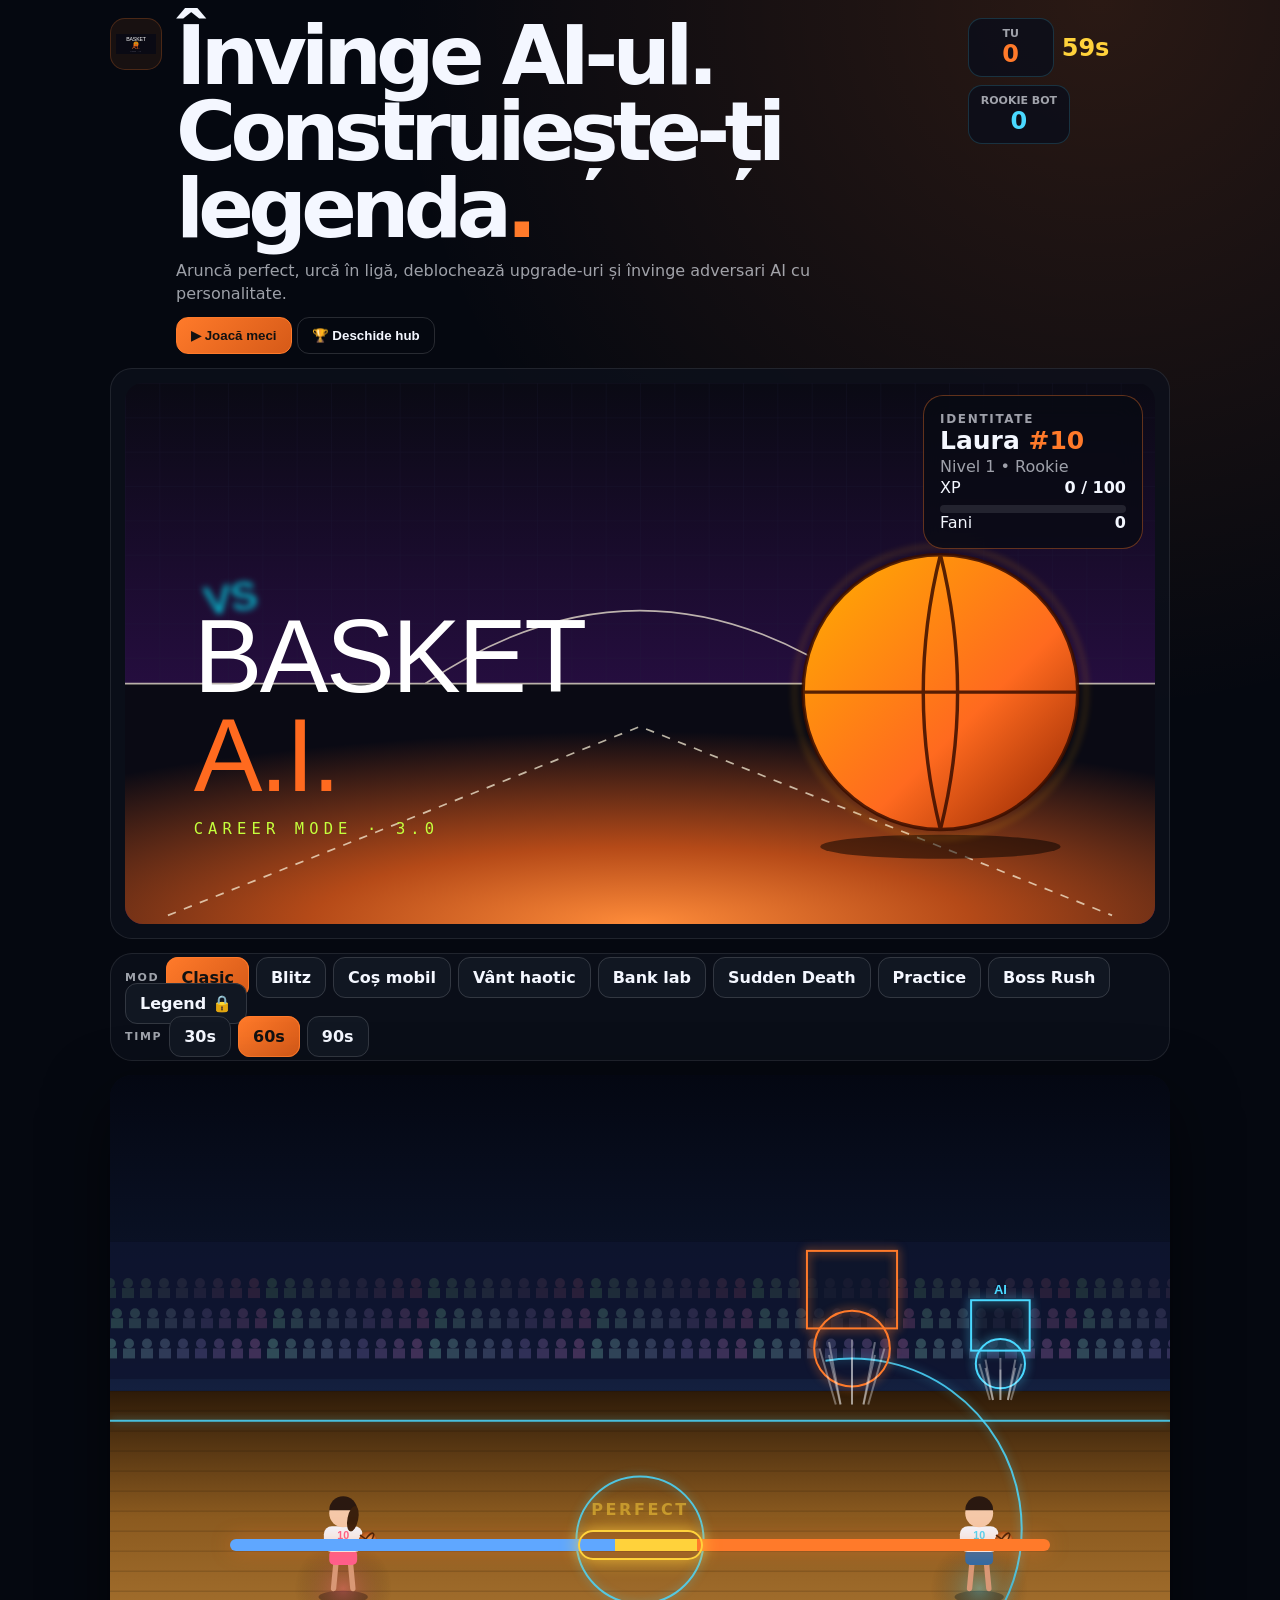
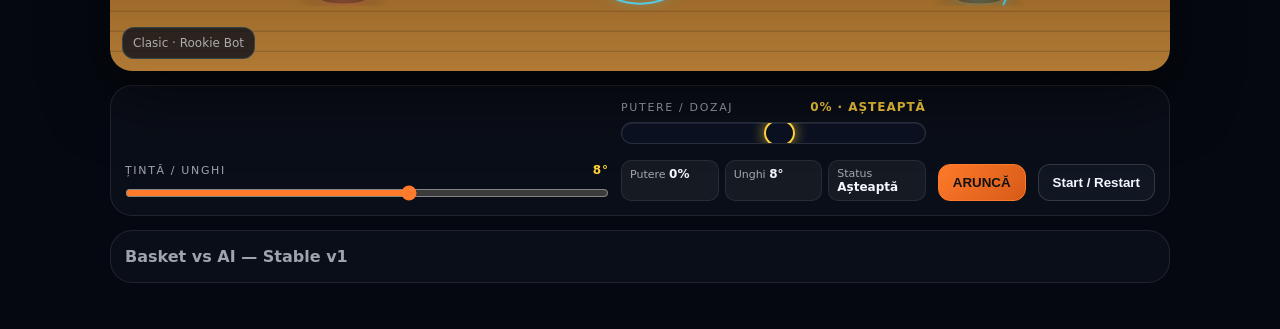
<file: enhanced.html>
<!DOCTYPE html>
<html lang="ro">
<head>
  <meta charset="UTF-8">
  <meta name="viewport" content="width=device-width,initial-scale=1,viewport-fit=cover">
  <meta name="theme-color" content="#050810">
  <title>Basket vs AI — Stable v1</title>
  <meta name="description" content="Basket vs AI: joc arcade stabil cu hub jucător, shop, clasament, competiții și adversari AI.">
  <link rel="icon" type="image/svg+xml" href="favicon.svg">
  <meta property="og:title" content="Basket vs AI — Stable v1">
  <meta property="og:description" content="Aruncă perfect, urcă în ligă și învinge adversari AI cu personalitate.">
  <meta property="og:image" content="https://laurandreea10.github.io/BASKET-VS-AI/og-cover.svg">
  <link rel="stylesheet" href="zero.css?v=stable-v1">
</head>
<body>
  <header class="top">
    <div class="brand"><img class="logo" src="logo.svg" alt="Basket vs AI logo"><div><h1 class="heroTitle">Învinge AI-ul.<br>Construiește-ți legenda<i>.</i></h1><p class="heroText">Aruncă perfect, urcă în ligă, deblochează upgrade-uri și învinge adversari AI cu personalitate.</p><p><button class="primary" id="play">▶ Joacă meci</button> <button class="ghost" id="openHub">🏆 Deschide hub</button></p></div></div>
    <div class="score"><div class="pill"><small>TU</small><b id="scoreP">0</b></div><div class="timer"><span id="timer">60</span>s</div><div class="pill ai"><small id="aiName">Rookie Bot</small><b id="scoreAI">0</b></div></div>
  </header>

  <section class="cover"><img src="og-cover.svg" alt="Basket vs AI cover"><aside class="identityFloat"><h3>Identitate</h3><strong>Laura <em>#10</em></strong><p>Nivel 1 • Rookie</p><div class="row"><span>XP</span><b>0 / 100</b></div><div class="xpbar"><i></i></div><div class="row"><span>Fani</span><b>0</b></div></aside></section>

  <section class="setup">
    <div class="group"><strong>Mod</strong><label class="chip"><input name="mode" value="classic" type="radio" checked><span>Clasic</span></label><label class="chip"><input name="mode" value="blitz" type="radio"><span>Blitz</span></label><label class="chip"><input name="mode" value="moving" type="radio"><span>Coș mobil</span></label><label class="chip"><input name="mode" value="wind" type="radio"><span>Vânt haotic</span></label><label class="chip"><input name="mode" value="bank" type="radio"><span>Bank lab</span></label><label class="chip"><input name="mode" value="sudden" type="radio"><span>Sudden Death</span></label><label class="chip"><input name="mode" value="practice" type="radio"><span>Practice</span></label><label class="chip"><input name="mode" value="bossrush" type="radio"><span>Boss Rush</span></label></div>
    <div class="group"><strong>Timp</strong><label class="chip"><input name="dur" value="30" type="radio"><span>30s</span></label><label class="chip"><input name="dur" value="60" type="radio" checked><span>60s</span></label><label class="chip"><input name="dur" value="90" type="radio"><span>90s</span></label></div>
  </section>

  <main class="arena" id="arena"><div class="hud"><span class="modeTag" id="modeTag">Clasic · Rookie Bot</span><span class="windTag" id="windTag">Vânt 0</span></div><canvas id="court"></canvas><canvas id="action"></canvas><canvas id="fx"></canvas><div class="perfect"><b id="perfectText">PERFECT</b><div class="rail"></div><div class="zone"></div></div></main>

  <section class="controls"><div class="controlBlock aimBlock"><div class="controlHead"><span class="label">Țintă / unghi</span><span class="readout" id="aimReadout">8°</span></div><input class="aim" id="aim" type="range" min="-45" max="45" value="8"></div><div class="controlBlock powerBlock"><div class="controlHead"><span class="label">Putere / dozaj</span><span class="readout" id="powerReadout">0% · pregătit</span></div><div class="power"><div class="fill" id="fill"></div><div class="sweet"></div></div><div class="powerData"><span>Putere <b id="dataPower">0%</b></span><span>Unghi <b id="dataAngle">8°</b></span><span>Status <b id="dataStatus">Așteaptă</b></span></div></div><button class="primary" id="shoot">ARUNCĂ</button><button id="restart">Start / Restart</button></section>

  <aside class="hub" id="hub"><div class="hubHead"><h2>Hub jucător</h2><button class="ghost" id="closeHub">✕</button></div><nav class="tabs"><button class="tab active" data-tab="career">Carieră</button><button class="tab" data-tab="shop">Shop</button><button class="tab" data-tab="leader">Clasament</button><button class="tab" data-tab="comp">Competiții</button></nav>
    <section class="panel active" id="career"><div class="section"><h3>Identitate</h3><div class="grid"><div class="card"><strong>⛹️‍♀️ Laura #10</strong><p>Nivel 1-2 Rookie · 3-5 Street Player · 6-9 Pro · 10-14 MVP · 15+ Legend</p><span class="tag">XP 0 / 100</span></div><div class="card"><strong>Profil jucător</strong><p>Gen: Fată<br>Nume: Laura<br>Număr tricou: 10</p></div></div></div><div class="grid kpis"><div class="kpi"><span>Nivel</span><b>1</b></div><div class="kpi"><span>Bani</span><b>150</b></div><div class="kpi"><span>Fani</span><b>0</b></div><div class="kpi"><span>Best</span><b id="kBest">0</b></div><div class="kpi"><span>Perfecte</span><b id="kPerfect">0</b></div><div class="kpi"><span>Inel</span><b>0</b></div><div class="kpi"><span>Bank</span><b id="kBank">0</b></div><div class="kpi"><span>Combo max</span><b id="kCombo">0</b></div></div><div class="section"><h3>Realizări</h3><div class="grid"><div class="card"><strong>🏀 First Bucket</strong><p>Marchează primul coș.</p><span class="tag">Locked</span></div><div class="card"><strong>🔥 On Fire</strong><p>Fă combo x5.</p><span class="tag">Locked</span></div><div class="card"><strong>🏦 Bank Artist</strong><p>10 bank shots total.</p><span class="tag">Locked</span></div><div class="card"><strong>👑 AI Crusher</strong><p>Câștigă pe Pro.</p><span class="tag">Locked</span></div></div></div><div class="section"><h3>Settings</h3><div class="grid"><div class="card"><strong>Sunet</strong><span class="tag">ON</span></div><div class="card"><strong>Vibrație</strong><span class="tag">ON</span></div><div class="card"><strong>Efecte</strong><span class="tag">HIGH</span></div><div class="card"><strong>Limbă</strong><span class="tag">RO</span></div></div><button class="danger" id="reset">RESET PROGRES</button></div></section>
    <section class="panel" id="shop"><div class="section"><h3>Shop real — upgrade-uri cumpărabile</h3><div class="grid" id="shopGrid"></div></div></section><section class="panel" id="leader"><div class="section"><h3>Clasament</h3><ol class="leader"><li><strong>Laura League</strong><span>12</span></li><li><strong>Rookie Bot</strong><span>10</span></li><li><strong>Sniper AI</strong><span>8</span></li><li><strong>Bank Boss</strong><span>6</span></li></ol></div></section><section class="panel" id="comp"><div class="section"><h3>Daily Missions</h3><div class="grid"><div class="mission">⬜ Marchează 3 bank shots <span class="tag">0/3 · +90 bani</span><div class="bar"><i></i></div></div><div class="mission">⬜ Câștigă un meci pe Greu <span class="tag">0/1 · +120 bani</span><div class="bar"><i></i></div></div><div class="mission">⬜ Fă combo x5 <span class="tag">0/5 · +110 bani</span><div class="bar"><i></i></div></div></div></div><div class="section"><h3>Turneu</h3><div class="grid"><div class="card"><strong>▶ Runda 1 — Rookie Bot</strong><p>Curentă</p></div><div class="card"><strong>🔒 Runda 2 — Sniper AI</strong><p>Blocată</p></div><div class="card"><strong>🔒 Finală — Legend AI</strong><p>Blocată</p></div></div></div><div class="section"><h3>Practice Goals</h3><div class="grid"><div class="card"><strong>⬜ 3 perfect shots</strong><p>Recompensă: +25 XP</p></div><div class="card"><strong>⬜ 2 bank shots</strong><p>Învață ricoșeul din panou.</p></div><div class="card"><strong>⬜ Combo x3</strong><p>Ține seria de coșuri.</p></div></div></div><div class="section"><h3>Boss Rush</h3><p>Rookie Bot → Sniper AI → Bank Boss → Legend AI</p><button class="primary" id="bossBtn">Joacă următorul meci</button></div></section>
  </aside>

  <div class="end" id="end"><h2 id="endTitle">Victorie!</h2><p id="endText"></p><div class="actions"><button class="primary" id="again">Joacă din nou</button><button id="next">Următorul adversar</button><button class="ghost" id="endHub">Hub</button></div></div>
  <p class="note"><b>Basket vs AI — Stable v1</b></p>
  <script src="zero.js?v=stable-v1-finalgameplay" defer></script>
  <script src="hub-boost.js?v=stable-v1" defer></script>
  <script src="stable-cleanup.js?v=stable-v1" defer></script>
  <script src="progression-pack.js?v=progression-v1" defer></script>
  <script src="final-gameplay-integration.js?v=final-gameplay-v1" defer></script>
</body>
</html>
</file>
<file: zero.css>
:root{--bg:#050810;--panel:#0d111b;--card:#111722;--text:#f4f7ff;--muted:rgba(244,247,255,.64);--orange:#ff7a2a;--gold:#ffd23b;--blue:#4ad9ff;--pink:#ff5d8f}*{box-sizing:border-box;margin:0;padding:0}html,body{overflow-x:hidden;scroll-behavior:auto}body{min-height:100vh;background:radial-gradient(circle at 86% 0,rgba(255,122,42,.15),transparent 32%),var(--bg);color:var(--text);font-family:-apple-system,BlinkMacSystemFont,"Segoe UI",system-ui,sans-serif;padding:18px 12px 46px;display:flex;flex-direction:column;align-items:center;gap:14px}.top,.setup,.arena,.controls,.hub,.cover,.note{width:100%;max-width:1060px}.top{display:flex;justify-content:space-between;gap:16px;align-items:flex-start}.brand{display:flex;gap:14px;align-items:flex-start}.logo{width:52px;height:52px;border-radius:15px;background:rgba(255,122,42,.08);border:1px solid rgba(255,122,42,.22);padding:5px}.heroTitle{font-size:clamp(38px,7vw,82px);line-height:.93;letter-spacing:-.07em}.heroTitle i{font-style:normal;color:var(--orange)}p{color:var(--muted);line-height:1.45}.heroText{max-width:720px;margin:12px 0}.score{display:flex;gap:8px;align-items:center;flex-wrap:wrap}.pill{background:rgba(10,14,26,.78);border:1px solid rgba(74,217,255,.18);border-radius:14px;padding:8px 12px;min-width:86px;text-align:center}.pill small{display:block;color:var(--muted);font-weight:900;font-size:11px;text-transform:uppercase}.pill b{font-size:24px;color:var(--orange)}.pill.ai b{color:var(--blue)}.timer{font-size:24px;font-weight:900;color:var(--gold)}button,.chip span{border:1px solid rgba(255,255,255,.14);background:#111722;color:var(--text);border-radius:12px;padding:10px 14px;font-weight:850;cursor:pointer}.primary,.chip input:checked+span{background:linear-gradient(135deg,#ff7a2a,#d65a18);border-color:var(--orange);color:#111}.ghost{background:transparent}.danger{border-color:rgba(255,93,143,.42);background:rgba(255,93,143,.1);color:#ffc6d5}.cover,.setup,.controls,.hub,.note{background:rgba(13,17,27,.82);border:1px solid rgba(255,255,255,.09);border-radius:22px;padding:14px}.cover{position:relative;overflow:hidden}.cover img{display:block;width:100%;border-radius:18px}.identityFloat{position:absolute;right:26px;top:26px;background:rgba(8,11,19,.76);border:1px solid rgba(255,122,42,.36);backdrop-filter:blur(12px);border-radius:20px;padding:16px;min-width:220px}.identityFloat h3{font-size:12px;color:var(--muted);letter-spacing:.14em;text-transform:uppercase}.identityFloat strong{font-size:25px}.identityFloat em{font-style:normal;color:var(--orange)}.xpbar{height:8px;background:rgba(255,255,255,.1);border-radius:99px;margin-top:8px;overflow:hidden}.xpbar i{display:block;width:0;height:100%;background:linear-gradient(90deg,var(--blue),var(--gold),var(--orange))}.row{display:flex;justify-content:space-between;gap:8px;align-items:center}.setup{display:flex;justify-content:space-between;gap:14px;flex-wrap:wrap}.group{display:flex;gap:7px;flex-wrap:wrap;align-items:center}.group strong,.label{font-size:11px;color:var(--muted);letter-spacing:.15em;text-transform:uppercase}.chip input{display:none}.arena{position:relative;aspect-ratio:16/9;min-height:310px;max-height:70vh;border-radius:22px;overflow:hidden;background:#0a0e1a;box-shadow:0 24px 64px rgba(0,0,0,.55)}canvas{position:absolute;inset:0;width:100%;height:100%}.hud{position:absolute;left:12px;right:12px;bottom:12px;z-index:4;display:flex;justify-content:space-between;pointer-events:none}.modeTag,.windTag{background:rgba(10,14,26,.78);border:1px solid rgba(74,217,255,.18);border-radius:12px;padding:8px 10px;color:var(--muted);font-size:12px}.windTag{display:none;color:#baf3ff}.perfect{position:absolute;left:0;right:0;bottom:105px;height:42px;z-index:5;display:flex;align-items:center;justify-content:center;pointer-events:none}.perfect .rail{width:min(84%,820px);height:12px;border-radius:99px;background:linear-gradient(90deg,#5fa7ff 0,#5fa7ff 47%,#ffd23b 47%,#ffd23b 57%,#ff7a2a 57%);box-shadow:0 0 20px rgba(255,122,42,.4)}.perfect .zone{position:absolute;width:min(14%,125px);height:30px;border:2px solid var(--gold);border-radius:99px;box-shadow:0 0 18px rgba(255,210,59,.78)}.perfect b{position:absolute;top:-24px;color:var(--gold);letter-spacing:.16em;text-shadow:0 0 12px rgba(255,210,59,.75)}.controls{display:grid;grid-template-columns:minmax(240px,1.35fr) minmax(260px,.85fr) auto auto;gap:12px;align-items:end}.controlBlock{display:flex;flex-direction:column;gap:8px}.controlHead{display:flex;justify-content:space-between;align-items:center;gap:8px}.readout{font-size:12px;color:var(--gold);font-weight:900;letter-spacing:.08em;text-transform:uppercase}.aim{width:100%;accent-color:var(--orange)}.power{position:relative;height:22px;background:#0a1020;border:1px solid rgba(255,255,255,.12);border-radius:99px;overflow:hidden;box-shadow:inset 0 1px 0 rgba(255,255,255,.07)}.fill{height:100%;width:0;background:linear-gradient(90deg,var(--blue),var(--gold),var(--orange));transition:width .04s linear}.sweet{position:absolute;top:-3px;bottom:-3px;left:47%;width:10%;border:2px solid var(--gold);border-radius:999px;box-shadow:0 0 14px rgba(255,210,59,.65);pointer-events:none}.powerData{display:grid;grid-template-columns:repeat(3,1fr);gap:6px;margin-top:8px}.powerData span{background:rgba(255,255,255,.05);border:1px solid rgba(255,255,255,.08);border-radius:10px;padding:6px 8px;font-size:11px;color:var(--muted)}.powerData b{color:var(--text);font-size:12px}.hub{display:none}.hub.open{display:block}.hubHead{display:flex;justify-content:space-between;align-items:center;margin-bottom:12px}.tabs{display:flex;gap:8px;flex-wrap:wrap;margin-bottom:14px}.tab{background:transparent;color:var(--muted)}.tab.active{background:rgba(255,255,255,.07);color:var(--text);box-shadow:inset 0 -2px 0 var(--orange)}.panel{display:none}.panel.active{display:block}.section{background:linear-gradient(180deg,rgba(255,255,255,.06),rgba(255,255,255,.025));border:1px solid rgba(255,255,255,.09);border-radius:20px;padding:16px;margin-bottom:14px}.section h3{text-transform:uppercase;margin-bottom:12px}.grid{display:grid;grid-template-columns:repeat(2,minmax(0,1fr));gap:12px}.kpis{grid-template-columns:repeat(4,1fr)}.card,.kpi,.mission,.leader li{background:#111722;border:1px solid rgba(255,255,255,.08);border-radius:16px;padding:14px}.card strong{display:block;font-size:18px;margin-bottom:6px}.kpi span{display:block;color:var(--muted);font-size:11px;text-transform:uppercase}.kpi b{font-size:26px}.tag{display:inline-flex;border:1px solid rgba(255,210,59,.38);background:rgba(255,210,59,.09);color:var(--gold);border-radius:999px;padding:6px 10px;font-weight:850;font-size:12px}.leader{list-style:none;display:grid;gap:8px}.leader li{display:flex;justify-content:space-between}.bar{height:8px;background:#0a0f18;border-radius:99px;margin-top:8px;overflow:hidden}.bar i{display:block;width:0;height:100%;background:linear-gradient(90deg,var(--blue),var(--orange))}.end{display:none;position:fixed;inset:auto 12px 24px;z-index:20;margin:auto;max-width:540px;background:rgba(13,17,27,.96);border:1px solid rgba(255,255,255,.14);border-radius:22px;padding:20px;text-align:center;box-shadow:0 24px 80px rgba(0,0,0,.76)}.end.show{display:block}.actions{display:flex;gap:8px;justify-content:center;flex-wrap:wrap;margin-top:14px}@media(max-width:760px){body{padding:10px 8px 36px}.top{flex-direction:column}.score{justify-content:space-between}.controls{grid-template-columns:1fr}.arena{aspect-ratio:16/11}.grid,.kpis{grid-template-columns:1fr}.identityFloat{position:relative;right:auto;top:auto;margin-top:12px}.heroTitle{font-size:44px}.logo{width:44px;height:44px}}
</file>
